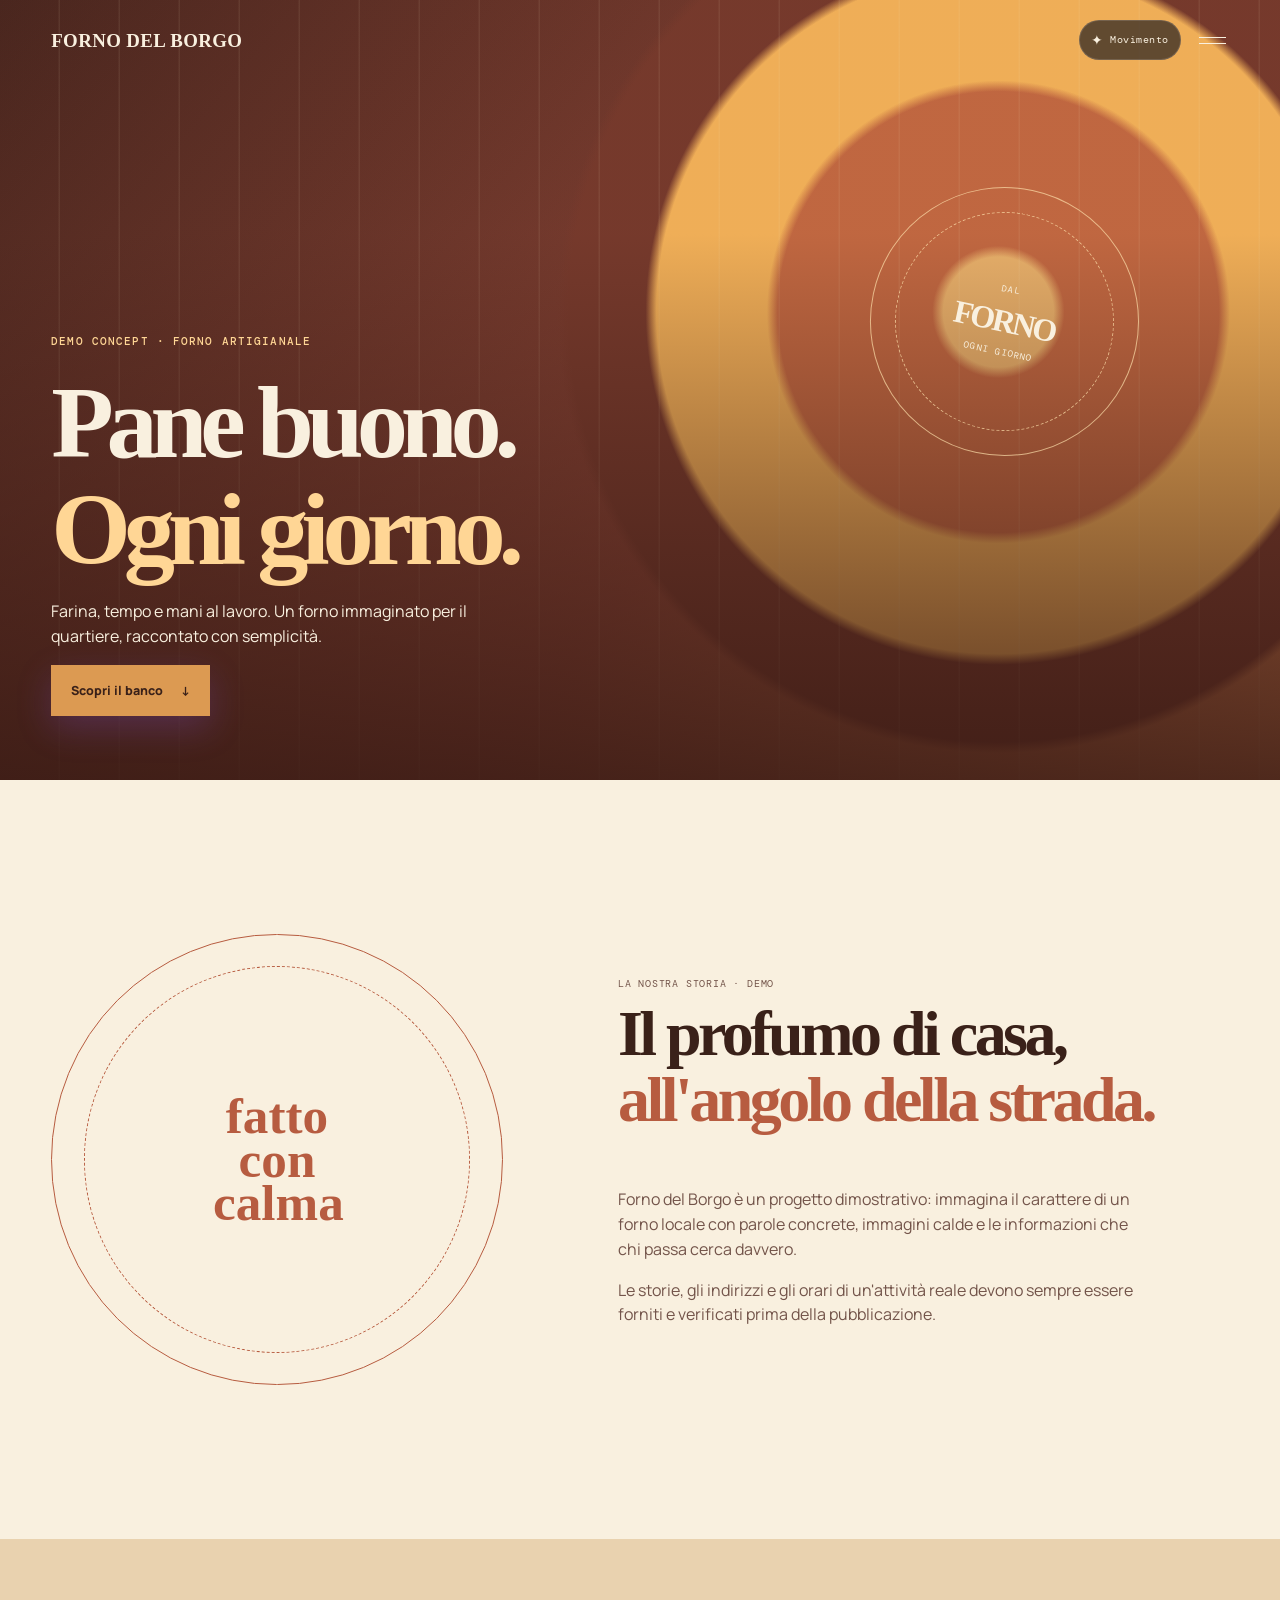
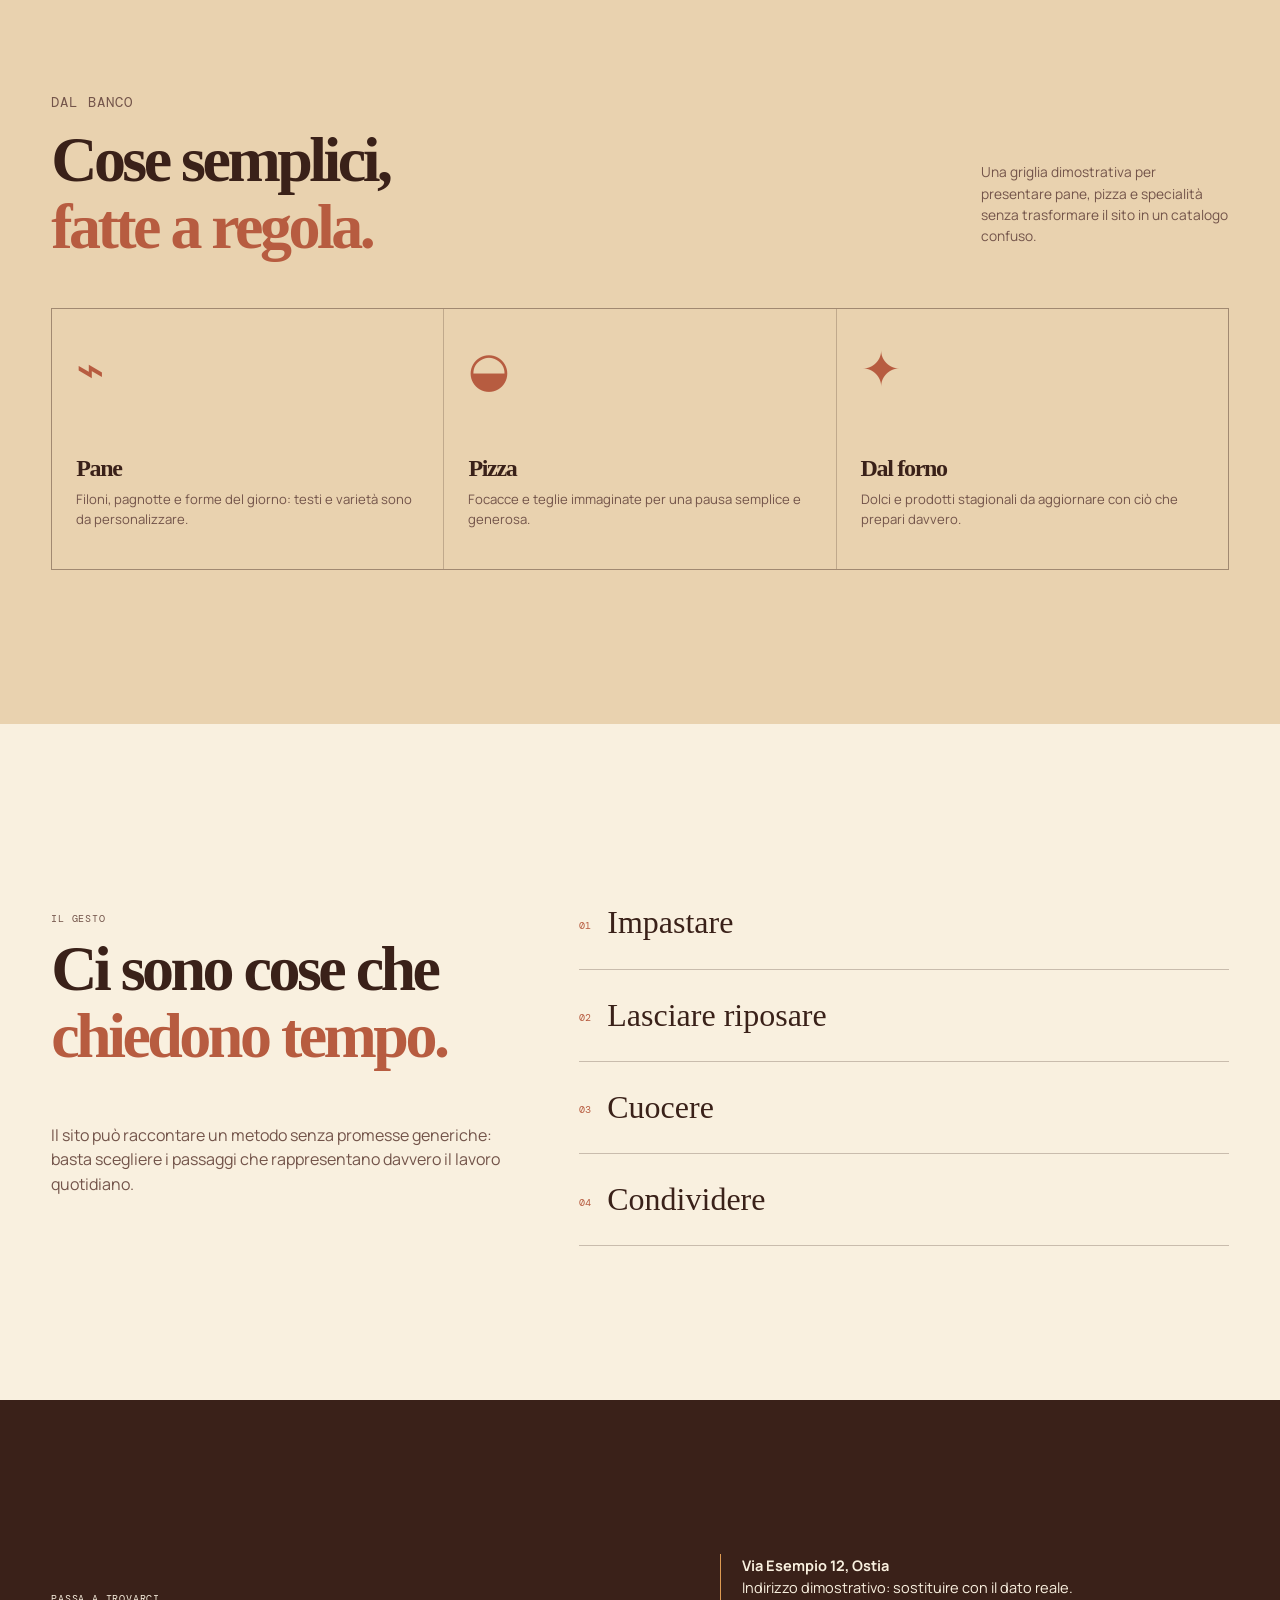
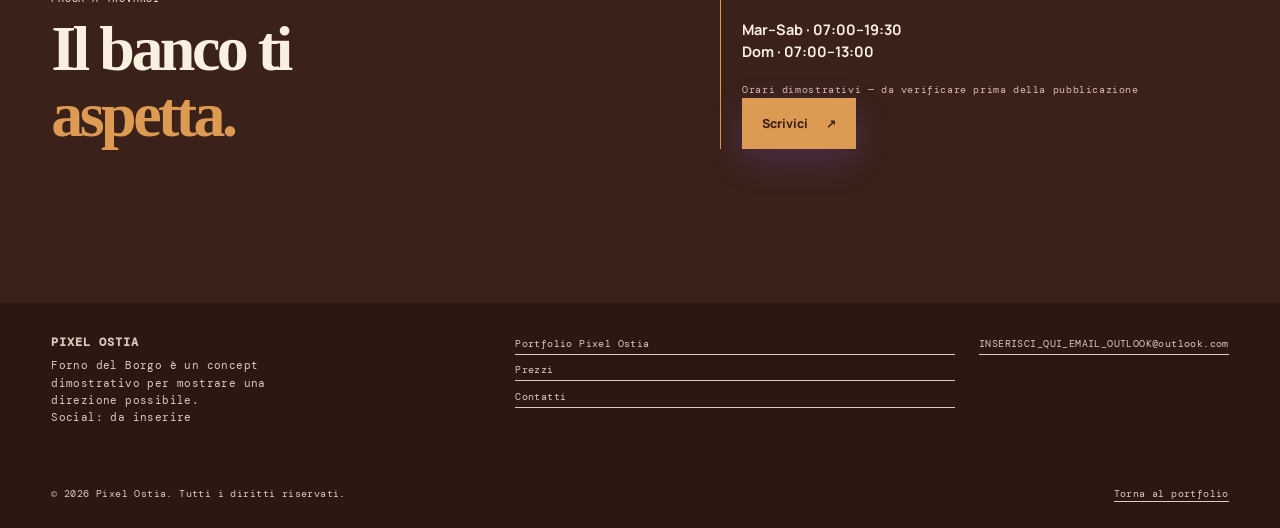
<file: forno.html>
<!doctype html>
<html lang="it">
<head>
  <meta charset="utf-8">
  <meta name="viewport" content="width=device-width, initial-scale=1">
  <meta name="description" content="Forno del Borgo è una demo Pixel Ostia: un esempio caldo e artigianale di sito per un forno italiano.">
  <meta name="theme-color" content="#F9F0DF">
  <meta property="og:title" content="Forno del Borgo — Demo Pixel Ostia">
  <meta property="og:description" content="Una demo calda e artigianale per un forno di quartiere.">
  <meta property="og:type" content="website">
  <title>Forno del Borgo — Demo forno | Pixel Ostia</title>
  <link rel="preconnect" href="https://fonts.googleapis.com">
  <link rel="preconnect" href="https://fonts.gstatic.com" crossorigin>
  <link href="https://fonts.googleapis.com/css2?family=DM+Mono:wght@400;500&family=Manrope:wght@400;500;600;700;800&display=swap" rel="stylesheet">
  <link rel="icon" href="assets/logo/pixel-mark.svg" type="image/svg+xml">
  <link rel="stylesheet" href="style.css">
  <script src="script.js" defer></script>
</head>
<body class="site-body demo-page bakery-page">
  <a class="skip-link" href="#contenuto">Vai al contenuto principale</a>
  <div class="page-wipe" aria-hidden="true"></div>

  <header class="site-header demo-header" data-header>
    <a class="bakery-brand" href="forno.html" aria-label="Forno del Borgo, home">FORNO DEL BORGO</a>
    <div class="header-actions">
      <button class="motion-toggle" type="button" data-motion-toggle aria-pressed="false" aria-label="Disattiva le animazioni"><span class="motion-toggle__icon" aria-hidden="true">✦</span><span class="motion-toggle__label">Movimento</span></button>
      <button class="menu-toggle" type="button" aria-expanded="false" aria-controls="main-menu" data-menu-toggle><span class="sr-only">Apri il menu</span><span></span><span></span></button>
    </div>
    <nav class="site-nav" id="main-menu" aria-label="Navigazione Forno del Borgo" data-menu>
      <a href="#storia">Storia</a><a href="#prodotti">Prodotti</a><a href="#visita">Orari</a><a href="index.html" class="nav-contact">← Pixel Ostia</a>
    </nav>
  </header>

  <main id="contenuto">
    <section class="bakery-hero" aria-labelledby="bakery-title"><div class="bakery-hero__seal" aria-hidden="true"><span>DAL</span><strong>FORNO</strong><span>OGNI GIORNO</span></div><div class="bakery-hero__copy"><p class="eyebrow" data-reveal>Demo concept · forno artigianale</p><h1 id="bakery-title" data-reveal>Pane buono.<br><em>Ogni giorno.</em></h1><p data-reveal>Farina, tempo e mani al lavoro. Un forno immaginato per il quartiere, raccontato con semplicità.</p><a class="button button--primary" href="#prodotti" data-reveal>Scopri il banco <span aria-hidden="true">↓</span></a></div></section>

    <section class="bakery-story section-shell" id="storia" aria-labelledby="story-title"><div class="bakery-stamp" aria-hidden="true"><strong>fatto con calma</strong></div><div><p class="demo-note" data-reveal>La nostra storia · demo</p><h2 id="story-title" data-reveal>Il profumo di casa,<br><em>all'angolo della strada.</em></h2><p data-reveal>Forno del Borgo è un progetto dimostrativo: immagina il carattere di un forno locale con parole concrete, immagini calde e le informazioni che chi passa cerca davvero.</p><p data-reveal>Le storie, gli indirizzi e gli orari di un'attività reale devono sempre essere forniti e verificati prima della pubblicazione.</p></div></section>

    <section class="bakery-products" id="prodotti" aria-labelledby="products-title"><div class="section-shell"><div class="bakery-products__heading"><div><p class="demo-note" data-reveal>Dal banco</p><h2 id="products-title" data-reveal>Cose semplici,<br><em>fatte a regola.</em></h2></div><p data-reveal>Una griglia dimostrativa per presentare pane, pizza e specialità senza trasformare il sito in un catalogo confuso.</p></div><div class="bakery-products-grid" data-reveal><article class="bakery-product"><span aria-hidden="true">⌁</span><h3>Pane</h3><p>Filoni, pagnotte e forme del giorno: testi e varietà sono da personalizzare.</p></article><article class="bakery-product"><span aria-hidden="true">◒</span><h3>Pizza</h3><p>Focacce e teglie immaginate per una pausa semplice e generosa.</p></article><article class="bakery-product"><span aria-hidden="true">✦</span><h3>Dal forno</h3><p>Dolci e prodotti stagionali da aggiornare con ciò che prepari davvero.</p></article></div></div></section>

    <section class="bakery-process section-shell" aria-labelledby="process-title"><div><p class="demo-note" data-reveal>Il gesto</p><h2 id="process-title" data-reveal>Ci sono cose che<br><em>chiedono tempo.</em></h2><p data-reveal>Il sito può raccontare un metodo senza promesse generiche: basta scegliere i passaggi che rappresentano davvero il lavoro quotidiano.</p></div><ol class="process-list" data-reveal><li>Impastare</li><li>Lasciare riposare</li><li>Cuocere</li><li>Condividere</li></ol></section>

    <section class="bakery-visit" id="visita" aria-labelledby="visit-title"><div class="section-shell bakery-visit__grid"><div><p class="demo-note" data-reveal>Passa a trovarci</p><h2 id="visit-title" data-reveal>Il banco ti<br><em>aspetta.</em></h2></div><div class="bakery-visit__details" data-reveal><p><strong>Via Esempio 12, Ostia</strong><br>Indirizzo dimostrativo: sostituire con il dato reale.</p><p><strong>Mar–Sab · 07:00–19:30</strong><br><strong>Dom · 07:00–13:00</strong></p><small>Orari dimostrativi — da verificare prima della pubblicazione</small><a class="button button--primary" href="mailto:INSERISCI_QUI_EMAIL_OUTLOOK@outlook.com?subject=Informazioni%20Forno%20del%20Borgo">Scrivici <span aria-hidden="true">↗</span></a></div></div></section>
  </main>

  <footer class="demo-footer"><div class="section-shell demo-footer__full"><div><h2>PIXEL OSTIA</h2><p>Forno del Borgo è un concept dimostrativo per mostrare una direzione possibile.</p><p>Social: da inserire</p></div><nav aria-label="Link footer"><a href="index.html">Portfolio Pixel Ostia</a><a href="index.html#prezzi">Prezzi</a><a href="index.html#contatti">Contatti</a></nav><a href="mailto:INSERISCI_QUI_EMAIL_OUTLOOK@outlook.com">INSERISCI_QUI_EMAIL_OUTLOOK</a></div><div class="section-shell demo-footer__inner"><p>© <span data-current-year></span> Pixel Ostia. Tutti i diritti riservati.</p><a href="index.html">Torna al portfolio</a></div></footer>
</body>
</html>
</file>
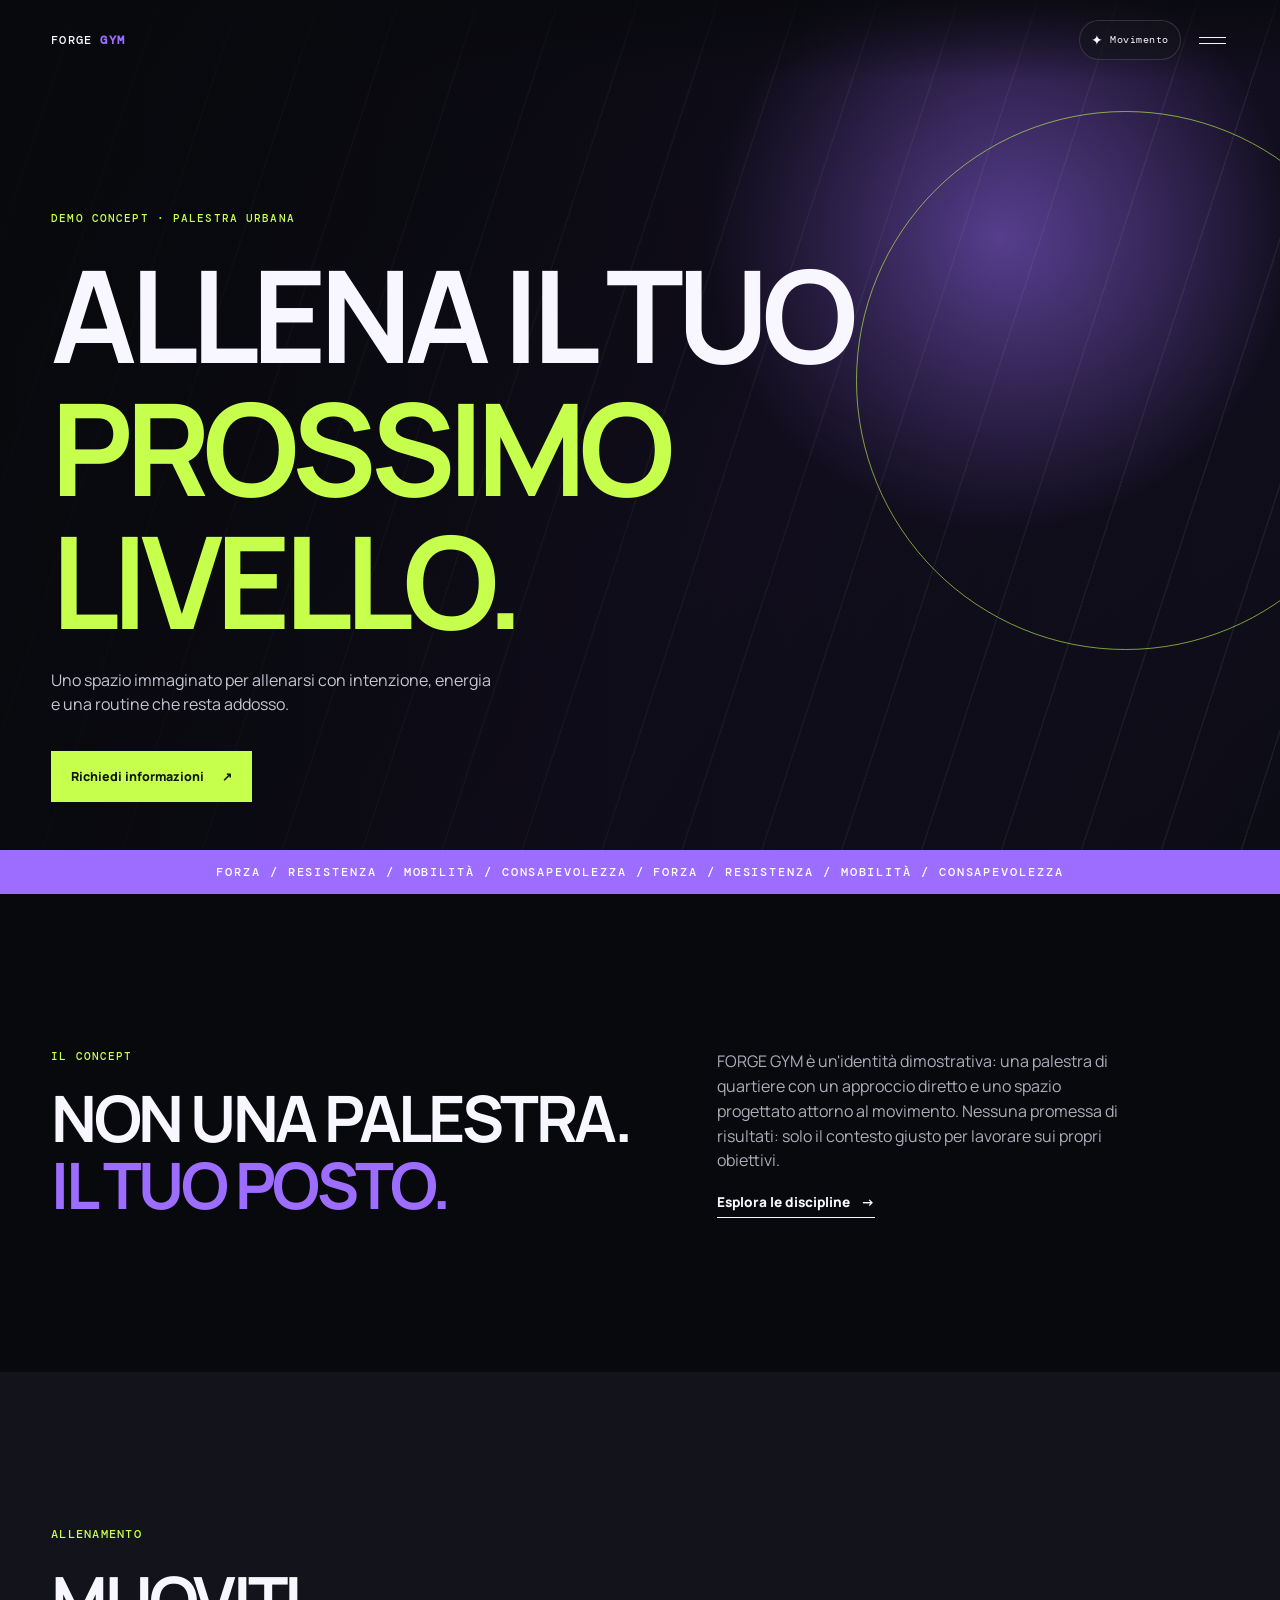
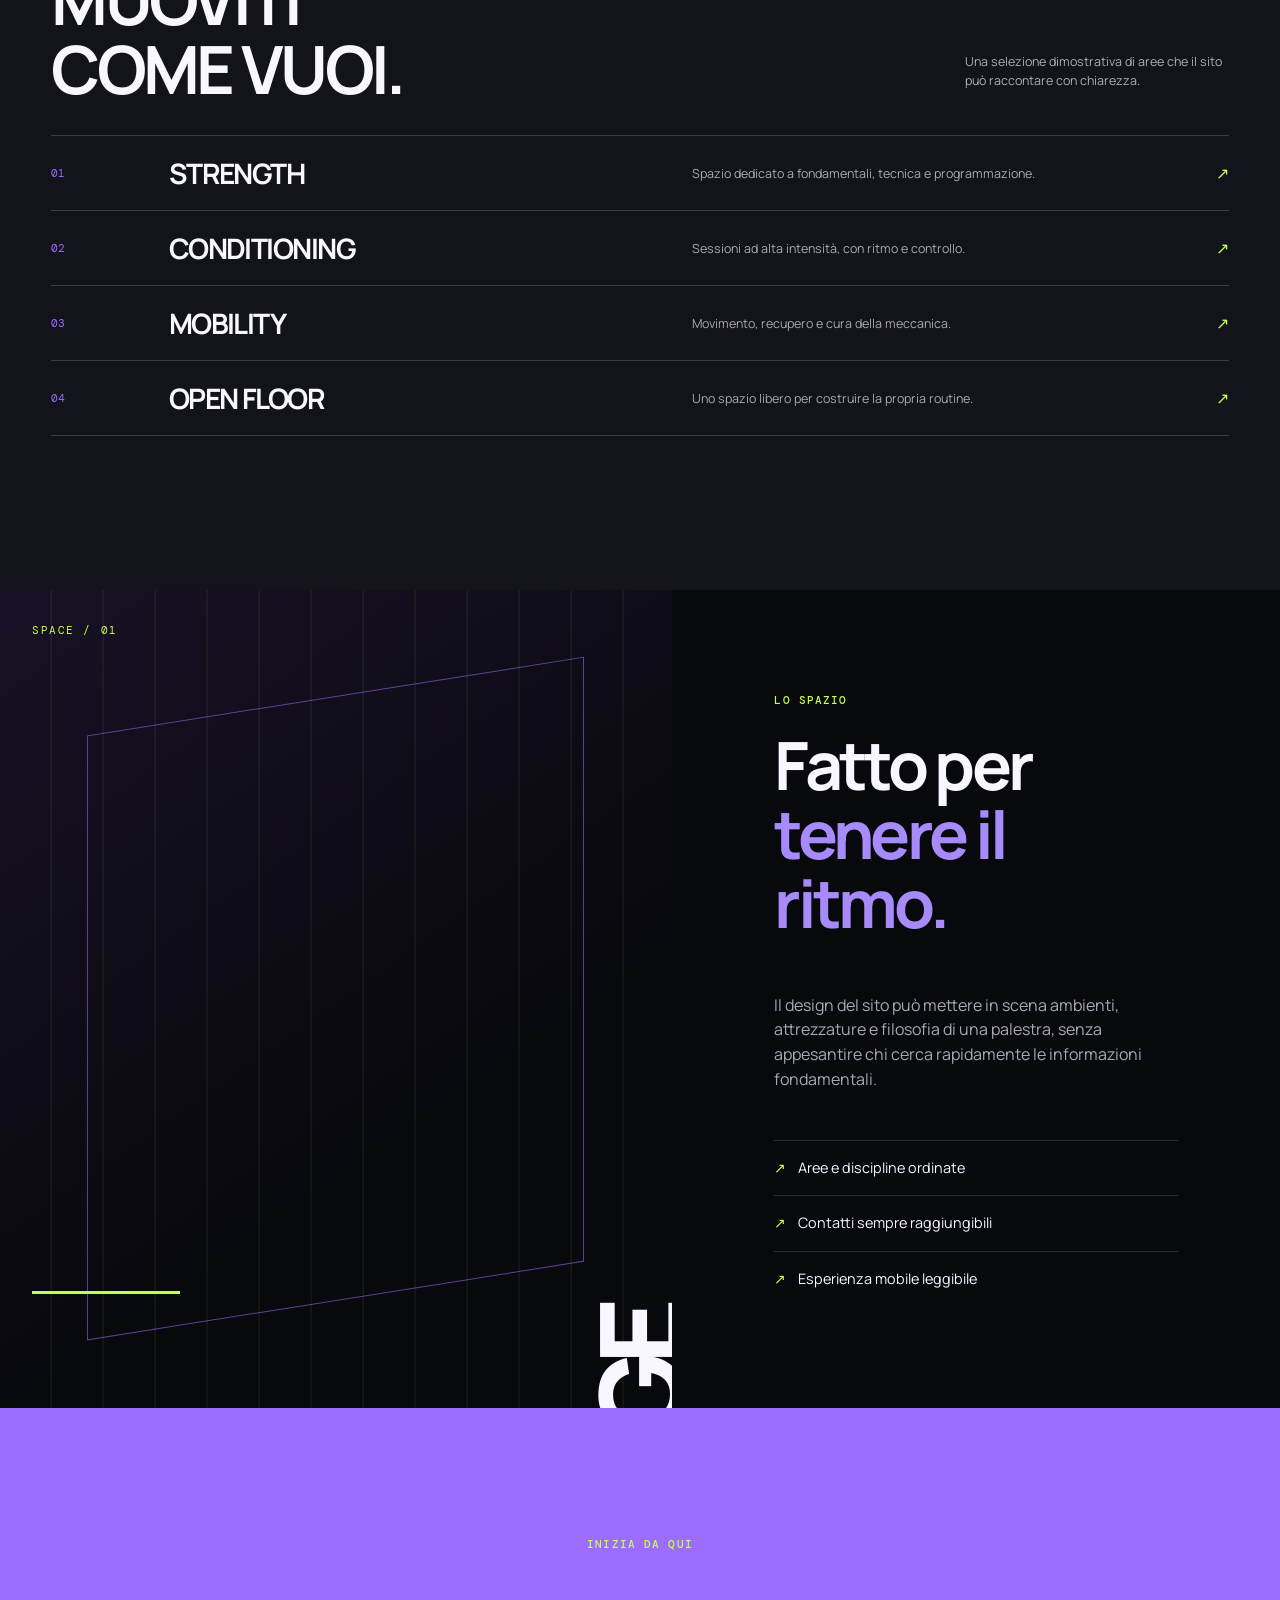
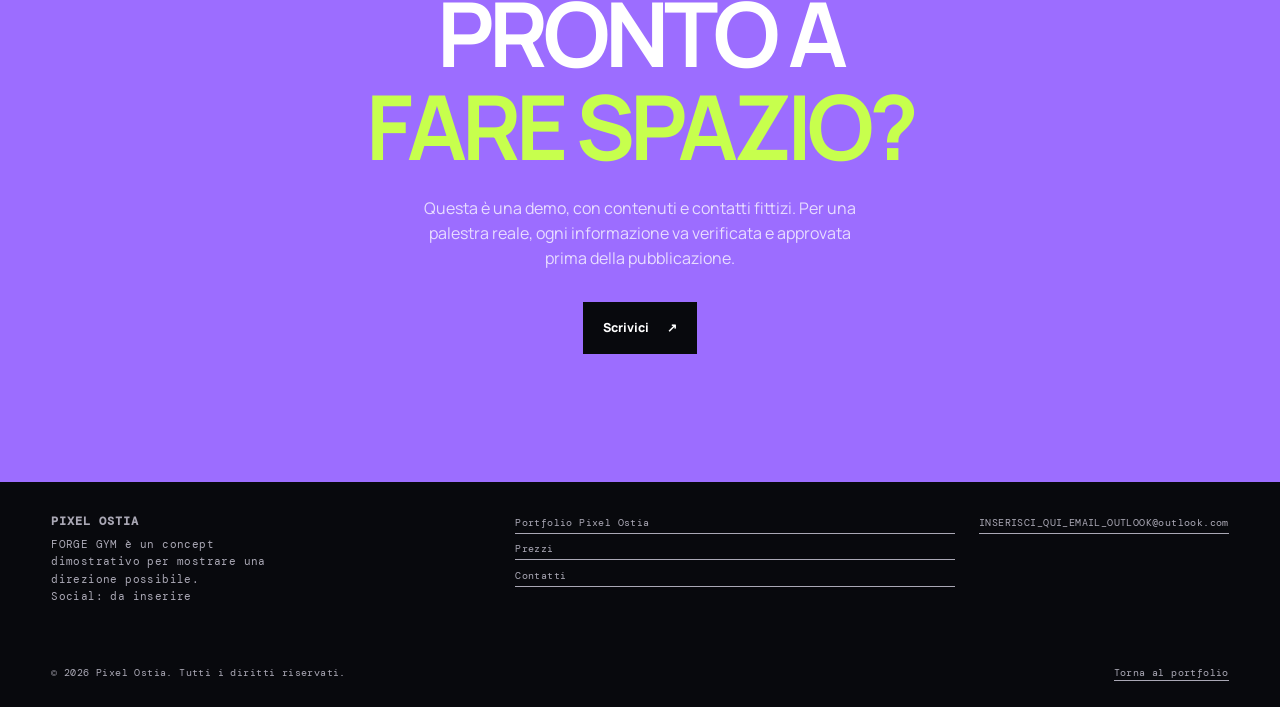
<file: palestra.html>
<!doctype html>
<html lang="it">
<head>
  <meta charset="utf-8">
  <meta name="viewport" content="width=device-width, initial-scale=1">
  <meta name="description" content="FORGE GYM è una demo Pixel Ostia: un esempio energico di sito per palestra e centro fitness.">
  <meta name="theme-color" content="#08090D">
  <meta property="og:title" content="FORGE GYM — Demo Pixel Ostia">
  <meta property="og:description" content="Una demo ad alto contrasto per una palestra contemporanea.">
  <meta property="og:type" content="website">
  <title>FORGE GYM — Demo palestra | Pixel Ostia</title>
  <link rel="preconnect" href="https://fonts.googleapis.com">
  <link rel="preconnect" href="https://fonts.gstatic.com" crossorigin>
  <link href="https://fonts.googleapis.com/css2?family=DM+Mono:wght@400;500&family=Manrope:wght@400;500;600;700;800&display=swap" rel="stylesheet">
  <link rel="icon" href="assets/logo/pixel-mark.svg" type="image/svg+xml">
  <link rel="stylesheet" href="style.css">
  <script src="script.js" defer></script>
</head>
<body class="site-body demo-page gym-page">
  <a class="skip-link" href="#contenuto">Vai al contenuto principale</a>
  <div class="cursor-dot" aria-hidden="true"></div><div class="cursor-ring" aria-hidden="true"></div><div class="page-wipe" aria-hidden="true"></div>

  <header class="site-header demo-header" data-header>
    <a class="demo-brand" href="palestra.html" aria-label="FORGE GYM, home">FORGE <strong>GYM</strong></a>
    <div class="header-actions">
      <button class="motion-toggle" type="button" data-motion-toggle aria-pressed="false" aria-label="Disattiva le animazioni"><span class="motion-toggle__icon" aria-hidden="true">✦</span><span class="motion-toggle__label">Movimento</span></button>
      <button class="menu-toggle" type="button" aria-expanded="false" aria-controls="main-menu" data-menu-toggle><span class="sr-only">Apri il menu</span><span></span><span></span></button>
    </div>
    <nav class="site-nav" id="main-menu" aria-label="Navigazione FORGE GYM" data-menu>
      <a href="#allenamento">Allenamento</a><a href="#spazi">Spazi</a><a href="#contatti-demo">Info</a><a href="index.html" class="nav-contact">← Pixel Ostia</a>
    </nav>
  </header>

  <main id="contenuto">
    <section class="gym-hero" aria-labelledby="gym-title">
      <div class="gym-hero__copy">
        <p class="eyebrow" data-reveal>Demo concept · palestra urbana</p>
        <h1 id="gym-title" data-reveal>Allena il tuo<br><em>prossimo livello.</em></h1>
        <p data-reveal>Uno spazio immaginato per allenarsi con intenzione, energia e una routine che resta addosso.</p>
        <!-- L'email demo va sostituita con un contatto reale solo al momento della pubblicazione. -->
        <a class="button gym-button" href="mailto:INSERISCI_QUI_EMAIL_OUTLOOK@outlook.com?subject=Informazioni%20FORGE%20GYM" data-reveal>Richiedi informazioni <span aria-hidden="true">↗</span></a>
      </div>
    </section>
    <div class="gym-marquee" aria-label="Allenamento, forza, movimento"><div class="gym-marquee__track">FORZA / RESISTENZA / MOBILITÀ / CONSAPEVOLEZZA / FORZA / RESISTENZA / MOBILITÀ / CONSAPEVOLEZZA</div></div>

    <section class="gym-intro section-shell" aria-labelledby="gym-intro-title">
      <div><p class="eyebrow" data-reveal>Il concept</p><h2 id="gym-intro-title" data-reveal>Non una palestra.<br><em>Il tuo posto.</em></h2></div>
      <div data-reveal><p>FORGE GYM è un'identità dimostrativa: una palestra di quartiere con un approccio diretto e uno spazio progettato attorno al movimento. Nessuna promessa di risultati: solo il contesto giusto per lavorare sui propri obiettivi.</p><a class="text-link" href="#allenamento">Esplora le discipline <span aria-hidden="true">→</span></a></div>
    </section>

    <section class="gym-programs" id="allenamento" aria-labelledby="programs-title">
      <div class="section-shell"><div class="gym-programs__title"><div><p class="eyebrow" data-reveal>Allenamento</p><h2 id="programs-title" data-reveal>Muoviti<br>come vuoi.</h2></div><p data-reveal>Una selezione dimostrativa di aree che il sito può raccontare con chiarezza.</p></div>
        <div class="gym-program-grid" data-reveal>
          <article class="gym-program"><span>01</span><h3>Strength</h3><p>Spazio dedicato a fondamentali, tecnica e programmazione.</p><b aria-hidden="true">↗</b></article>
          <article class="gym-program"><span>02</span><h3>Conditioning</h3><p>Sessioni ad alta intensità, con ritmo e controllo.</p><b aria-hidden="true">↗</b></article>
          <article class="gym-program"><span>03</span><h3>Mobility</h3><p>Movimento, recupero e cura della meccanica.</p><b aria-hidden="true">↗</b></article>
          <article class="gym-program"><span>04</span><h3>Open Floor</h3><p>Uno spazio libero per costruire la propria routine.</p><b aria-hidden="true">↗</b></article>
        </div>
      </div>
    </section>

    <section class="gym-split" id="spazi" aria-labelledby="spaces-title">
      <div class="gym-split__visual" aria-hidden="true"><span class="gym-split__mark">FORGE</span><span class="gym-split__meta">SPACE / 01</span><span class="gym-split__line"></span></div>
      <div class="gym-split__copy"><p class="eyebrow" data-reveal>Lo spazio</p><h2 id="spaces-title" data-reveal>Fatto per<br><em>tenere il ritmo.</em></h2><p data-reveal>Il design del sito può mettere in scena ambienti, attrezzature e filosofia di una palestra, senza appesantire chi cerca rapidamente le informazioni fondamentali.</p><ul class="gym-checks" data-reveal><li>Aree e discipline ordinate</li><li>Contatti sempre raggiungibili</li><li>Esperienza mobile leggibile</li></ul></div>
    </section>

    <section class="gym-cta" id="contatti-demo" aria-labelledby="gym-cta-title"><div class="section-shell"><p class="eyebrow" data-reveal>Inizia da qui</p><h2 id="gym-cta-title" data-reveal>Pronto a<br><em>fare spazio?</em></h2><p data-reveal>Questa è una demo, con contenuti e contatti fittizi. Per una palestra reale, ogni informazione va verificata e approvata prima della pubblicazione.</p><a class="button" href="mailto:INSERISCI_QUI_EMAIL_OUTLOOK@outlook.com?subject=Informazioni%20FORGE%20GYM" data-reveal>Scrivici <span aria-hidden="true">↗</span></a></div></section>
  </main>

  <footer class="demo-footer"><div class="section-shell demo-footer__full"><div><h2>PIXEL OSTIA</h2><p>FORGE GYM è un concept dimostrativo per mostrare una direzione possibile.</p><p>Social: da inserire</p></div><nav aria-label="Link footer"><a href="index.html">Portfolio Pixel Ostia</a><a href="index.html#prezzi">Prezzi</a><a href="index.html#contatti">Contatti</a></nav><a href="mailto:INSERISCI_QUI_EMAIL_OUTLOOK@outlook.com">INSERISCI_QUI_EMAIL_OUTLOOK</a></div><div class="section-shell demo-footer__inner"><p>© <span data-current-year></span> Pixel Ostia. Tutti i diritti riservati.</p><a href="index.html">Torna al portfolio</a></div></footer>
</body>
</html>
</file>
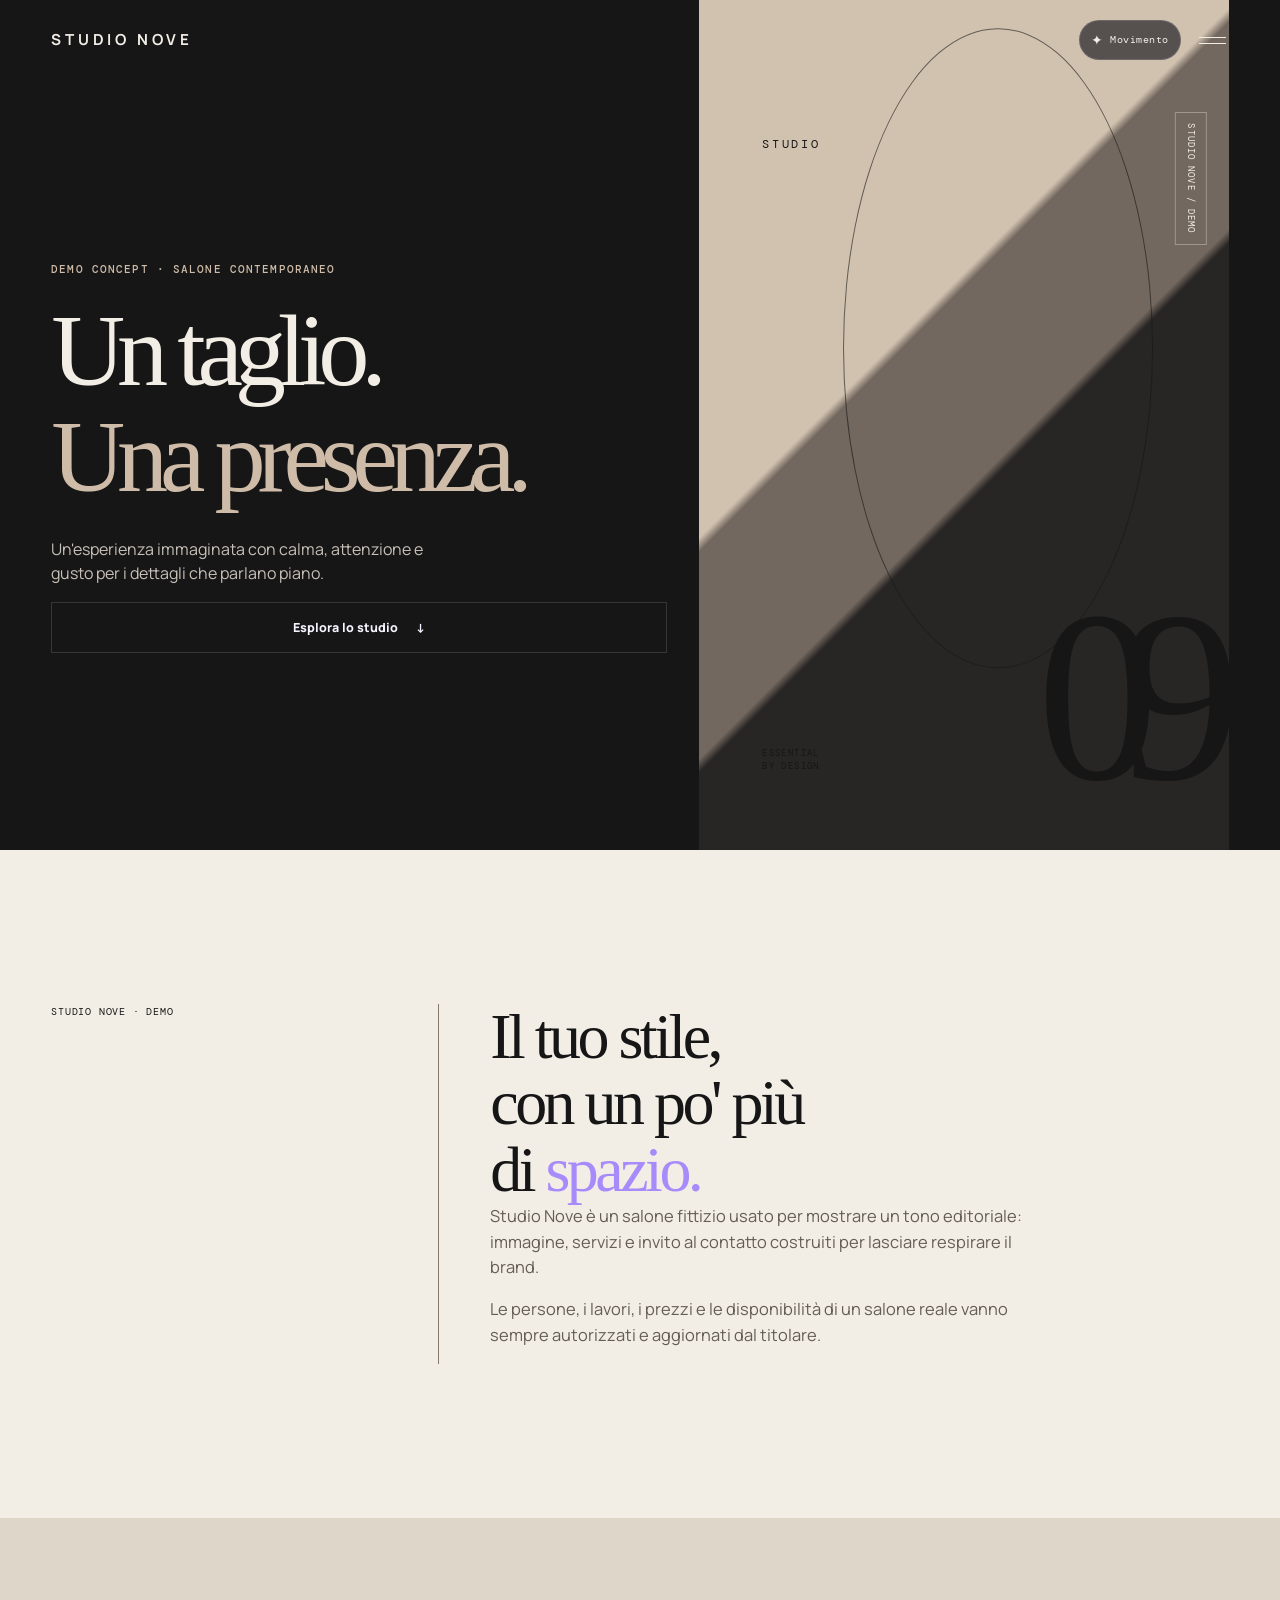
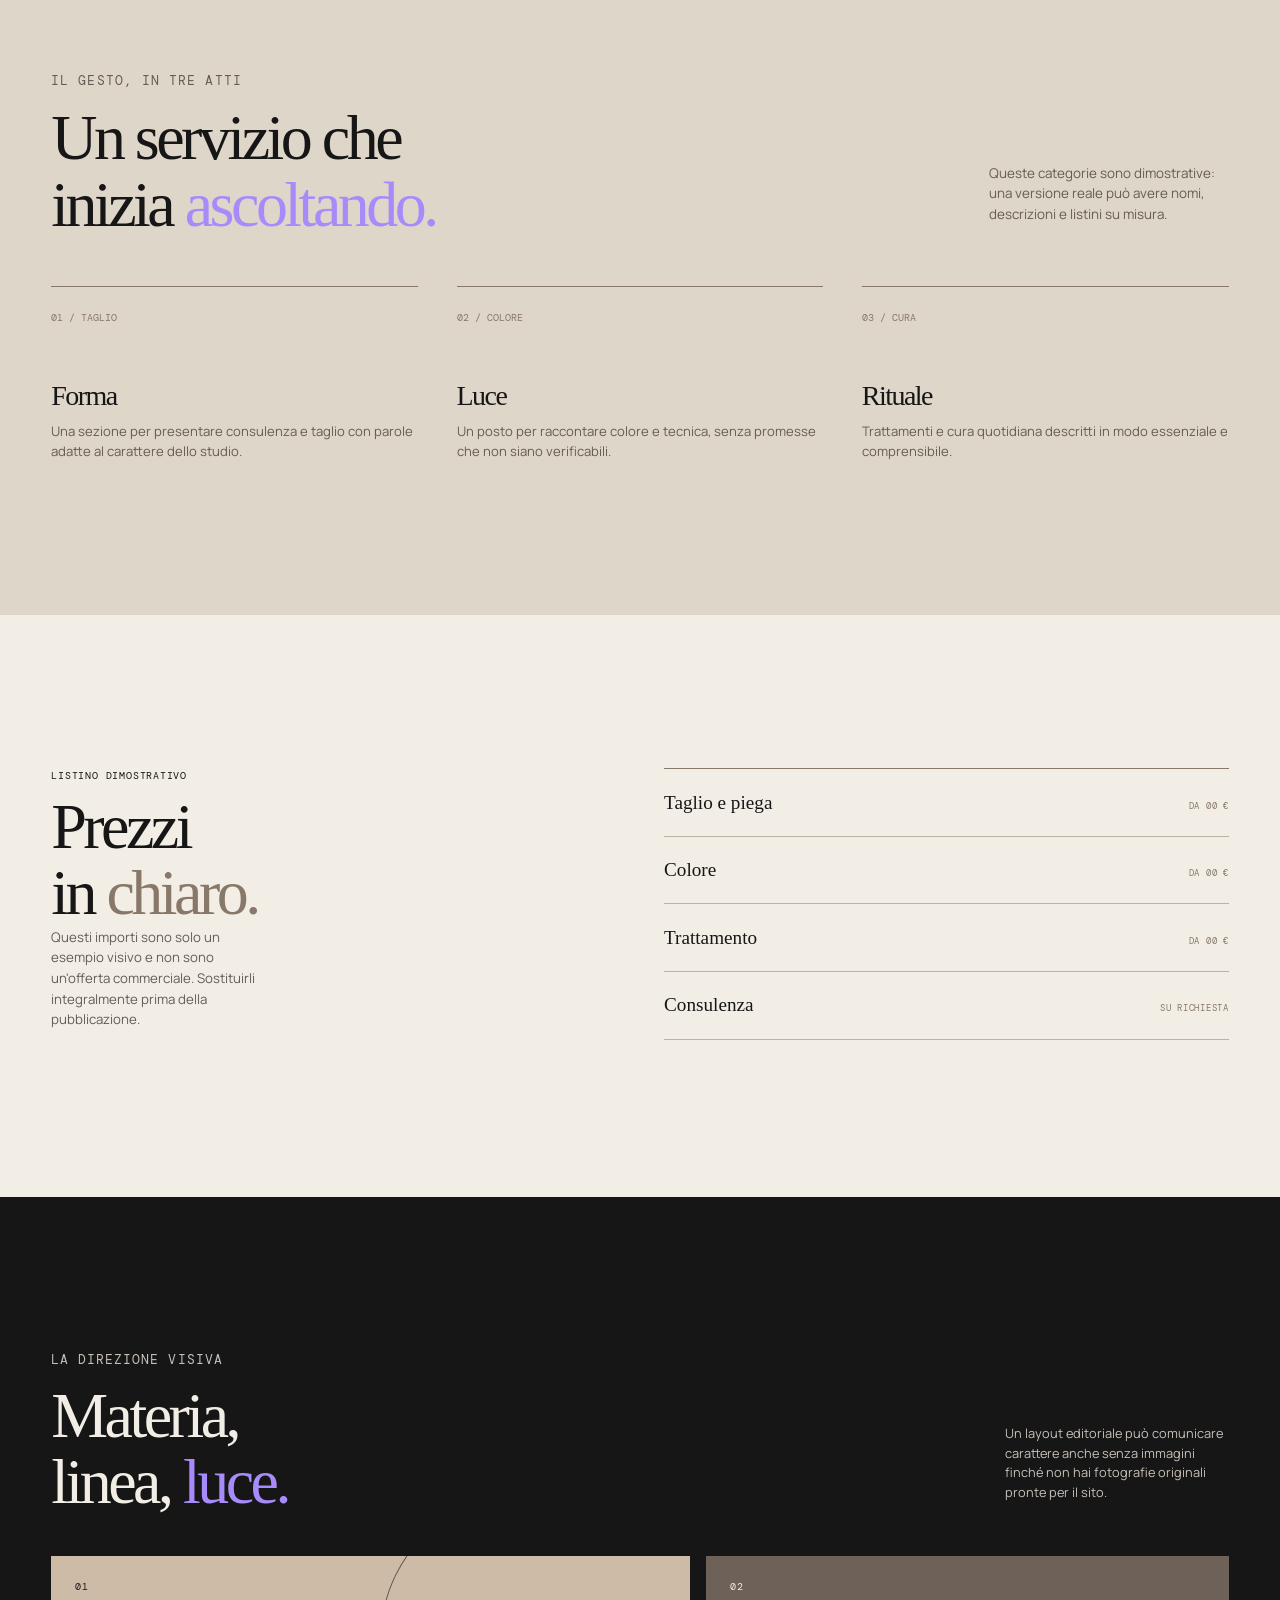
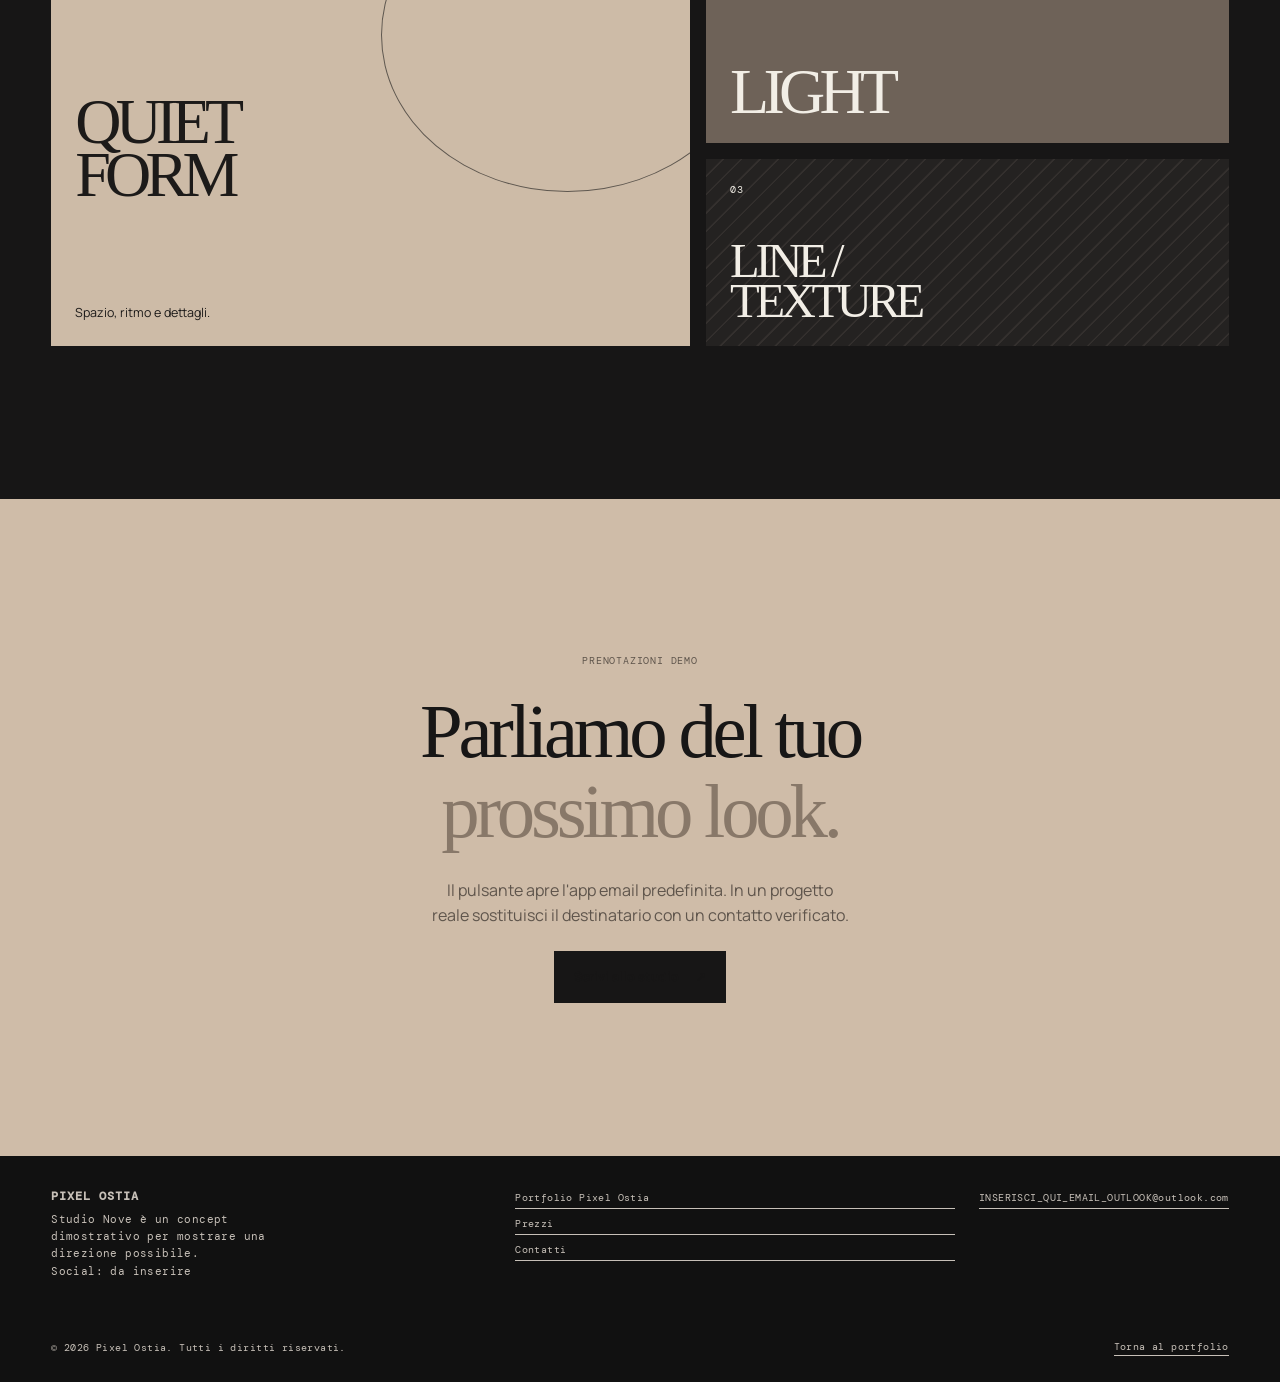
<file: salone.html>
<!doctype html>
<html lang="it">
<head>
  <meta charset="utf-8">
  <meta name="viewport" content="width=device-width, initial-scale=1">
  <meta name="description" content="Studio Nove è una demo Pixel Ostia: un esempio editoriale e contemporaneo di sito per un salone.">
  <meta name="theme-color" content="#171616">
  <meta property="og:title" content="Studio Nove — Demo Pixel Ostia">
  <meta property="og:description" content="Una demo editoriale per un salone contemporaneo.">
  <meta property="og:type" content="website">
  <title>Studio Nove — Demo salone | Pixel Ostia</title>
  <link rel="preconnect" href="https://fonts.googleapis.com">
  <link rel="preconnect" href="https://fonts.gstatic.com" crossorigin>
  <link href="https://fonts.googleapis.com/css2?family=DM+Mono:wght@400;500&family=Manrope:wght@400;500;600;700;800&display=swap" rel="stylesheet">
  <link rel="icon" href="assets/logo/pixel-mark.svg" type="image/svg+xml">
  <link rel="stylesheet" href="style.css">
  <script src="script.js" defer></script>
</head>
<body class="site-body demo-page salon-page">
  <a class="skip-link" href="#contenuto">Vai al contenuto principale</a>
  <div class="page-wipe" aria-hidden="true"></div>

  <header class="site-header demo-header" data-header>
    <a class="salon-brand" href="salone.html" aria-label="Studio Nove, home">STUDIO NOVE</a>
    <div class="header-actions">
      <button class="motion-toggle" type="button" data-motion-toggle aria-pressed="false" aria-label="Disattiva le animazioni"><span class="motion-toggle__icon" aria-hidden="true">✦</span><span class="motion-toggle__label">Movimento</span></button>
      <button class="menu-toggle" type="button" aria-expanded="false" aria-controls="main-menu" data-menu-toggle><span class="sr-only">Apri il menu</span><span></span><span></span></button>
    </div>
    <nav class="site-nav" id="main-menu" aria-label="Navigazione Studio Nove" data-menu>
      <a href="#salone">Il salone</a><a href="#servizi">Servizi</a><a href="#listino">Listino</a><a href="index.html" class="nav-contact">← Pixel Ostia</a>
    </nav>
  </header>

  <main id="contenuto">
    <section class="salon-hero" aria-labelledby="salon-title"><div class="salon-hero__copy"><p class="eyebrow" data-reveal>Demo concept · salone contemporaneo</p><h1 id="salon-title" data-reveal>Un taglio.<br><em>Una presenza.</em></h1><p data-reveal>Un'esperienza immaginata con calma, attenzione e gusto per i dettagli che parlano piano.</p><a class="button button--ghost" href="#servizi" data-reveal>Esplora lo studio <span aria-hidden="true">↓</span></a></div><div class="salon-hero__portrait" aria-hidden="true"><span>STUDIO</span><strong>09</strong><small>ESSENTIAL<br>BY DESIGN</small></div></section>

    <section class="salon-intro section-shell" id="salone" aria-labelledby="salon-intro-title"><p class="demo-note" data-reveal>Studio Nove · demo</p><div class="salon-intro__text"><h2 id="salon-intro-title" data-reveal>Il tuo stile,<br>con un po' più<br>di <em>spazio.</em></h2><p data-reveal>Studio Nove è un salone fittizio usato per mostrare un tono editoriale: immagine, servizi e invito al contatto costruiti per lasciare respirare il brand.</p><p data-reveal>Le persone, i lavori, i prezzi e le disponibilità di un salone reale vanno sempre autorizzati e aggiornati dal titolare.</p></div></section>

    <section class="salon-services" id="servizi" aria-labelledby="salon-services-title"><div class="section-shell"><div class="salon-services__heading"><div><p class="demo-note" data-reveal>Il gesto, in tre atti</p><h2 id="salon-services-title" data-reveal>Un servizio che<br>inizia <em>ascoltando.</em></h2></div><p data-reveal>Queste categorie sono dimostrative: una versione reale può avere nomi, descrizioni e listini su misura.</p></div><div class="salon-services-grid" data-reveal><article class="salon-service"><span>01 / TAGLIO</span><h3>Forma</h3><p>Una sezione per presentare consulenza e taglio con parole adatte al carattere dello studio.</p></article><article class="salon-service"><span>02 / COLORE</span><h3>Luce</h3><p>Un posto per raccontare colore e tecnica, senza promesse che non siano verificabili.</p></article><article class="salon-service"><span>03 / CURA</span><h3>Rituale</h3><p>Trattamenti e cura quotidiana descritti in modo essenziale e comprensibile.</p></article></div></div></section>

    <section class="salon-price-section section-shell" id="listino" aria-labelledby="price-title"><div><p class="demo-note" data-reveal>Listino dimostrativo</p><h2 id="price-title" data-reveal>Prezzi<br>in <em>chiaro.</em></h2><p class="salon-price-note" data-reveal>Questi importi sono solo un esempio visivo e non sono un'offerta commerciale. Sostituirli integralmente prima della pubblicazione.</p></div><div class="salon-price-list" data-reveal><div class="salon-price-item"><span>Taglio e piega</span><small>DA 00 €</small></div><div class="salon-price-item"><span>Colore</span><small>DA 00 €</small></div><div class="salon-price-item"><span>Trattamento</span><small>DA 00 €</small></div><div class="salon-price-item"><span>Consulenza</span><small>SU RICHIESTA</small></div></div></section>

    <section class="salon-gallery" aria-labelledby="gallery-title"><div class="section-shell"><div class="salon-gallery-heading"><div><p class="demo-note" data-reveal>La direzione visiva</p><h2 id="gallery-title" data-reveal>Materia,<br>linea, <em>luce.</em></h2></div><p data-reveal>Un layout editoriale può comunicare carattere anche senza immagini finché non hai fotografie originali pronte per il sito.</p></div><div class="salon-gallery-grid" data-reveal><article class="salon-gallery-card salon-gallery-card--large"><span>01</span><strong>QUIET<br>FORM</strong><p>Spazio, ritmo e dettagli.</p></article><div class="salon-gallery-stack"><article class="salon-gallery-card salon-gallery-card--soft"><span>02</span><strong>LIGHT</strong></article><article class="salon-gallery-card salon-gallery-card--line"><span>03</span><strong>LINE /<br>TEXTURE</strong></article></div></div></div></section>

    <section class="salon-cta" aria-labelledby="salon-cta-title"><div class="section-shell"><p class="demo-note" data-reveal>Prenotazioni demo</p><h2 id="salon-cta-title" data-reveal>Parliamo del tuo<br><em>prossimo look.</em></h2><p data-reveal>Il pulsante apre l'app email predefinita. In un progetto reale sostituisci il destinatario con un contatto verificato.</p><a class="button" href="mailto:INSERISCI_QUI_EMAIL_OUTLOOK@outlook.com?subject=Richiesta%20appuntamento%20Studio%20Nove" data-reveal>Scrivi allo studio <span aria-hidden="true">↗</span></a></div></section>
  </main>

  <footer class="demo-footer"><div class="section-shell demo-footer__full"><div><h2>PIXEL OSTIA</h2><p>Studio Nove è un concept dimostrativo per mostrare una direzione possibile.</p><p>Social: da inserire</p></div><nav aria-label="Link footer"><a href="index.html">Portfolio Pixel Ostia</a><a href="index.html#prezzi">Prezzi</a><a href="index.html#contatti">Contatti</a></nav><a href="mailto:INSERISCI_QUI_EMAIL_OUTLOOK@outlook.com">INSERISCI_QUI_EMAIL_OUTLOOK</a></div><div class="section-shell demo-footer__inner"><p>© <span data-current-year></span> Pixel Ostia. Tutti i diritti riservati.</p><a href="index.html">Torna al portfolio</a></div></footer>
</body>
</html>
</file>
<file: style.css>
/* =========================================
   CONFIGURAZIONE GLOBALE
   Modifica qui colori, font, spaziature e tempi.
   ========================================= */

/* PALETTE PIXEL OSTIA — questi sono i colori del brand. */
:root {
  --ink: #09090d;
  --surface: #14141d;
  --surface-raised: #1b1b27;
  --purple: #8b5cf6;
  --purple-light: #a78bfa;
  --lilac: #f5f3ff;
  --muted: #a6a3b5;
  --line: rgba(245, 243, 255, 0.14);
  --white: #fff;
  --font-sans: "Manrope", "Avenir Next", Avenir, "Segoe UI", sans-serif;
  --font-mono: "DM Mono", "SFMono-Regular", Consolas, monospace;

  /* SPAZIATURE PRINCIPALI — intervenire qui per il ritmo generale. */
  --page-gutter: clamp(1.25rem, 4vw, 5rem);
  --section-space: clamp(5.5rem, 12vw, 10rem);
  --content-width: 1280px;
  --radius: 1.25rem;

  /* ANIMAZIONI — durata e curva di entrate, hover e menu. */
  --ease-out: cubic-bezier(.2, .8, .2, 1);
  --duration-fast: 180ms;
  --duration-base: 520ms;
  --duration-slow: 900ms;

  /* CURSORE — modifica dimensioni di puntino e cerchio qui. */
  --cursor-dot-size: 7px;
  --cursor-ring-size: 34px;
}

* { box-sizing: border-box; }
html { scroll-behavior: smooth; background: var(--ink); }
body { margin: 0; min-width: 320px; background: var(--ink); color: var(--lilac); font-family: var(--font-sans); font-size: 16px; line-height: 1.55; overflow-x: clip; }
img { display: block; max-width: 100%; }
a { color: inherit; text-decoration: none; }
button { color: inherit; font: inherit; }
p, h1, h2, h3 { margin-top: 0; }
h1, h2, h3 { line-height: 1.04; letter-spacing: -.055em; }
h1 { font-size: clamp(3.4rem, 7.9vw, 8.7rem); font-weight: 700; }
h2 { font-size: clamp(2.55rem, 5.2vw, 5.75rem); font-weight: 700; }
h3 { font-size: 1.35rem; }
h1 em, h2 em { color: var(--purple-light); font-style: normal; }
::selection { background: var(--purple); color: var(--white); }
:focus-visible { outline: 3px solid var(--purple-light); outline-offset: 4px; }

.sr-only { clip: rect(0 0 0 0); clip-path: inset(50%); height: 1px; overflow: hidden; position: absolute; white-space: nowrap; width: 1px; }
.skip-link { background: var(--purple-light); color: var(--ink); font-weight: 800; left: 1rem; padding: .8rem 1rem; position: fixed; top: -4rem; transition: top var(--duration-fast); z-index: 100; }
.skip-link:focus { top: 1rem; }
.section-shell { margin-inline: auto; max-width: calc(var(--content-width) + (var(--page-gutter) * 2)); padding-inline: var(--page-gutter); }
.eyebrow, .section-label, .project-index, .service-number { color: var(--purple-light); font-family: var(--font-mono); font-size: .7rem; font-weight: 500; letter-spacing: .1em; text-transform: uppercase; }
.eyebrow { margin-bottom: 1.25rem; }
.text-link { border-bottom: 1px solid currentColor; display: inline-flex; font-size: .85rem; font-weight: 800; gap: .7rem; padding-bottom: .25rem; transition: gap var(--duration-fast), color var(--duration-fast); }
.text-link:hover { color: var(--purple-light); gap: 1rem; }
.site-noise { background-image: url("data:image/svg+xml,%3Csvg viewBox='0 0 180 180' xmlns='http://www.w3.org/2000/svg'%3E%3Cfilter id='n'%3E%3CfeTurbulence type='fractalNoise' baseFrequency='.95' numOctaves='4' stitchTiles='stitch'/%3E%3C/filter%3E%3Crect width='100%25' height='100%25' filter='url(%23n)' opacity='.7'/%3E%3C/svg%3E"); inset: 0; opacity: .025; pointer-events: none; position: fixed; z-index: 20; }

/* =========================================
   HEADER E NAVIGAZIONE
   ========================================= */
.site-header { align-items: center; display: flex; justify-content: space-between; left: 0; padding: 1.35rem var(--page-gutter); position: absolute; right: 0; top: 0; z-index: 30; }
.wordmark { align-items: center; display: inline-flex; font-size: .93rem; font-weight: 800; gap: .6rem; letter-spacing: -.05em; position: relative; z-index: 2; }
.wordmark img { height: 28px; width: 28px; }
.wordmark i { color: var(--purple-light); font-style: normal; }
.header-actions { align-items: center; display: flex; gap: .5rem; }
.motion-toggle { align-items: center; background: rgba(20,20,29,.65); border: 1px solid var(--line); border-radius: 999px; cursor: pointer; display: inline-flex; font-family: var(--font-mono); font-size: .62rem; gap: .45rem; letter-spacing: .05em; padding: .5rem .7rem; }
.motion-toggle:hover, .motion-toggle[aria-pressed="true"] { border-color: var(--purple-light); color: var(--purple-light); }
.motion-toggle__icon { font-size: .9rem; }
.menu-toggle { background: transparent; border: 0; cursor: pointer; display: grid; gap: 5px; padding: .75rem .15rem .75rem .65rem; position: relative; z-index: 32; }
.menu-toggle span:not(.sr-only) { background: currentColor; display: block; height: 1px; transition: transform var(--duration-fast); width: 27px; }
.site-nav { align-items: flex-start; backdrop-filter: blur(14px); background: rgba(14,14,21,.96); border: 1px solid var(--line); display: flex; flex-direction: column; gap: .9rem; min-width: 205px; opacity: 0; padding: 1.25rem; pointer-events: none; position: absolute; right: var(--page-gutter); top: 4.5rem; transform: translateY(-.6rem); transition: opacity var(--duration-base), transform var(--duration-base); }
.site-nav.is-open { opacity: 1; pointer-events: auto; transform: translateY(0); }
.site-nav a { color: var(--muted); font-size: .78rem; font-weight: 700; transition: color var(--duration-fast); }
.site-nav a:hover, .site-nav a:focus-visible { color: var(--lilac); }
.site-nav .nav-contact { border-bottom: 1px solid var(--purple-light); color: var(--lilac); padding-bottom: .2rem; }
.site-header.menu-is-open .menu-toggle span:nth-child(2) { transform: translateY(3px) rotate(45deg); }
.site-header.menu-is-open .menu-toggle span:nth-child(3) { transform: translateY(-3px) rotate(-45deg); }

/* =========================================
   HERO — homepage
   ========================================= */
.pixel-hero { display: flex; flex-direction: column; justify-content: center; min-height: min(880px, 100svh); overflow: hidden; padding: 9rem var(--page-gutter) 3.5rem; position: relative; }
.pixel-hero::before { background: radial-gradient(circle at 75% 42%, rgba(139,92,246,.2), transparent 24rem), radial-gradient(circle at 15% 100%, rgba(167,139,250,.1), transparent 21rem); content: ""; inset: 0; pointer-events: none; position: absolute; }
.hero-layout { align-items: center; display: grid; grid-template-columns: minmax(0, 1.35fr) minmax(210px, .65fr); margin: 0 auto; max-width: var(--content-width); position: relative; width: 100%; }
.hero-kicker { margin: 0 auto 1.8rem; max-width: var(--content-width); position: relative; width: 100%; }
.hero-copy { max-width: 940px; position: relative; z-index: 1; }
.hero-copy h1 { margin-bottom: 1.5rem; }
.hero-lead { color: var(--muted); font-size: clamp(1rem, 1.5vw, 1.25rem); max-width: 47ch; }
.button-row { display: flex; flex-wrap: wrap; gap: .85rem; margin-top: 2.2rem; }
.button { align-items: center; border: 1px solid transparent; display: inline-flex; font-size: .78rem; font-weight: 800; gap: 1.1rem; justify-content: center; min-height: 3.2rem; padding: .85rem 1.2rem; transition: background var(--duration-fast), border-color var(--duration-fast), color var(--duration-fast), transform var(--duration-fast); }
.button:hover { transform: translateY(-3px); }
.button--primary { background: var(--purple); box-shadow: 0 12px 35px rgba(139,92,246,.22); color: var(--white); }
.button--primary:hover { background: var(--purple-light); color: var(--ink); }
.button--ghost { border-color: var(--line); color: var(--lilac); }
.button--ghost:hover { border-color: var(--purple-light); }
.button--large { font-size: .95rem; min-height: 3.7rem; padding-inline: 1.5rem; }
.hero-signal { align-items: center; aspect-ratio: 1 / 1; display: flex; justify-content: center; position: relative; }
.signal-core { align-items: center; background: linear-gradient(135deg, var(--purple-light), var(--purple)); border-radius: 50%; box-shadow: 0 0 0 22px rgba(139,92,246,.05), 0 0 80px rgba(139,92,246,.45); display: flex; font-size: clamp(4rem, 7vw, 7rem); font-weight: 800; height: 44%; justify-content: center; letter-spacing: -.15em; position: relative; width: 44%; z-index: 2; }
.signal-card { backdrop-filter: blur(9px); background: rgba(20,20,29,.62); border: 1px solid var(--line); display: flex; font-family: var(--font-mono); font-size: .65rem; justify-content: space-between; padding: .65rem .75rem; position: absolute; width: 61%; z-index: 3; }
.signal-card b { color: var(--purple-light); font-weight: 500; }
.signal-card--top { right: 0; top: 9%; transform: rotate(8deg); }
.signal-card--bottom { bottom: 9%; left: 0; transform: rotate(-8deg); }
.hero-signal > p { bottom: -1.3rem; color: var(--muted); font-family: var(--font-mono); font-size: .57rem; left: 50%; letter-spacing: .12em; line-height: 1.5; position: absolute; transform: translateX(-50%) rotate(-90deg); white-space: nowrap; }
.hero-orbit { border: 1px solid rgba(167,139,250,.16); border-radius: 50%; pointer-events: none; position: absolute; }
.hero-orbit--one { height: min(74vw, 940px); right: -27vw; top: 10%; width: min(74vw, 940px); }
.hero-orbit--two { border-style: dashed; height: min(46vw, 580px); left: -20vw; top: 54%; width: min(46vw, 580px); }
.scroll-cue { align-items: center; align-self: center; bottom: 1.7rem; color: var(--muted); display: flex; font-family: var(--font-mono); font-size: .62rem; gap: .7rem; letter-spacing: .08em; position: absolute; text-transform: uppercase; }
.scroll-cue span { border: 1px solid var(--muted); border-radius: 100%; height: 7px; position: relative; width: 7px; }

/* =========================================
   ABOUT E SERVIZI
   ========================================= */
.about-section { padding-block: var(--section-space); }
.section-label { align-items: center; display: flex; gap: .75rem; margin-bottom: clamp(3rem, 6vw, 6rem); }
.section-label::after { background: var(--line); content: ""; height: 1px; width: clamp(4rem, 10vw, 10rem); }
.section-label span { color: var(--muted); }
.about-grid { align-items: end; display: grid; gap: 3rem; grid-template-columns: 1.35fr .65fr; }
.about-copy h2 { margin-bottom: 0; max-width: 14ch; }
.about-detail { border-left: 1px solid var(--purple); padding: .5rem 0 .5rem 1.6rem; }
.about-detail p { color: var(--muted); margin-bottom: 1.6rem; max-width: 38ch; }
.approach-list { border-top: 1px solid var(--line); display: grid; gap: 1rem; grid-template-columns: repeat(3, 1fr); margin-top: clamp(4rem, 10vw, 9rem); padding-top: 1.1rem; }
.approach-list article { padding-right: 2rem; }
.approach-list span { color: var(--purple-light); font-family: var(--font-mono); font-size: .65rem; }
.approach-list h3 { font-size: 1.12rem; margin: 2.5rem 0 .7rem; }
.approach-list p { color: var(--muted); font-size: .85rem; margin-bottom: 0; }
.services-section { padding-block: var(--section-space); }
.services-heading { align-items: end; display: grid; gap: 3rem; grid-template-columns: 1.3fr .7fr; margin-bottom: 4rem; }
.services-heading h2 { margin-bottom: 0; }
.services-heading > p { color: var(--muted); font-size: .95rem; margin-bottom: .3rem; max-width: 36ch; }
.service-grid { display: grid; gap: 1px; grid-template-columns: repeat(4, 1fr); background: var(--line); border: 1px solid var(--line); }
.service-card { background: var(--ink); min-height: 280px; padding: 1.4rem; position: relative; transition: background var(--duration-base), transform var(--duration-base); }
.service-card:hover { background: var(--surface); transform: translateY(-5px); z-index: 1; }
.service-card--featured { background: var(--purple); color: var(--white); }
.service-card--featured:hover { background: #7c4bea; }
.service-icon { font-size: 1.35rem; position: absolute; right: 1.3rem; top: 1.2rem; }
.service-number { margin-bottom: 4rem; }
.service-card h3 { font-size: 1.25rem; margin-bottom: .7rem; }
.service-card p:not(.service-number) { color: var(--muted); font-size: .83rem; margin-bottom: 0; max-width: 25ch; }
.service-card--featured p:not(.service-number) { color: rgba(255,255,255,.76); }
.service-card--wide { grid-column: span 2; min-height: 245px; }
.service-card--wide h3 { font-size: 1.7rem; }
.service-card--wide .text-link { bottom: 1.4rem; position: absolute; right: 1.4rem; }

/* =========================================
   PORTFOLIO
   ========================================= */
.work-section { background: var(--surface); padding-block: var(--section-space); }
.work-heading { align-items: end; display: grid; gap: 3rem; grid-template-columns: .4fr 1fr .55fr; margin-bottom: 4rem; }
.work-heading .section-label { align-self: start; margin-bottom: 0; }
.work-heading h2 { margin-bottom: 0; }
.work-heading > p { color: var(--muted); font-size: .88rem; max-width: 27ch; }
.portfolio-list { display: grid; gap: clamp(4rem, 10vw, 9rem); }
.project-card { align-items: center; display: grid; gap: clamp(1.5rem, 6vw, 6rem); grid-template-columns: minmax(0, 1.55fr) minmax(230px, .45fr); }
.project-card:nth-child(even) { grid-template-columns: minmax(230px, .45fr) minmax(0, 1.55fr); }
.project-card:nth-child(even) .project-visual { grid-column: 2; }
.project-card:nth-child(even) .project-info { grid-column: 1; grid-row: 1; }
.project-visual { align-items: flex-start; aspect-ratio: 16 / 9; display: flex; flex-direction: column; isolation: isolate; justify-content: space-between; overflow: hidden; padding: clamp(1.25rem, 3vw, 2.4rem); position: relative; transition: transform var(--duration-base) var(--ease-out), box-shadow var(--duration-base); }
.project-visual::before { border: 1px solid currentColor; border-radius: 50%; content: ""; height: 72%; opacity: .32; pointer-events: none; position: absolute; right: -12%; top: -19%; transition: transform var(--duration-slow) var(--ease-out); width: 49%; z-index: 0; }
.project-visual::after { background: repeating-linear-gradient(90deg, transparent 0 28px, rgba(255,255,255,.11) 29px 30px); content: ""; inset: 0; opacity: .22; pointer-events: none; position: absolute; z-index: 0; }
.project-visual:hover { box-shadow: 0 22px 48px rgba(0,0,0,.23); transform: translateY(-6px); }
.project-visual:hover::before { transform: scale(1.2) rotate(16deg); }
.project-visual__number, .project-visual__caption { font-family: var(--font-mono); font-size: .63rem; letter-spacing: .12em; position: relative; text-transform: uppercase; }
.project-visual__word { font-size: clamp(3rem, 7vw, 7.3rem); font-weight: 800; letter-spacing: -.1em; line-height: .8; position: relative; }
.project-visual > span { z-index: 1; }
.project-visual--gym { background: linear-gradient(135deg, #11101d, #4d2b87); color: #f5f3ff; }
.project-visual--gym .project-visual__caption { color: #c7ff4d; }
.project-visual--bakery { background: linear-gradient(135deg, #4a2920, #b96543 65%, #d7954e); color: #fff0d2; }
.project-visual--bakery::before { border-radius: 0; height: 96%; right: -6%; top: -16%; transform: rotate(16deg); width: 35%; }
.project-visual--salon { background: linear-gradient(135deg, #1b1a1a, #6d6158 64%, #d1bca5); color: #f5f0e8; }
.project-visual--salon .project-visual__word { font-family: Georgia, "Times New Roman", serif; font-weight: 400; }
.project-open { align-items: center; background: var(--lilac); border-radius: 50%; color: var(--ink); display: flex; font-size: 1.3rem; height: 3.5rem; justify-content: center; opacity: 0; position: absolute; right: 1.2rem; top: 1.2rem; transform: translateY(10px); transition: opacity var(--duration-fast), transform var(--duration-fast); width: 3.5rem; z-index: 1; }
.project-visual:hover .project-open, .project-visual:focus-visible .project-open { opacity: 1; transform: translateY(0); }
.project-index { margin-bottom: 1rem; }
.project-info h3 { font-size: clamp(1.65rem, 2.8vw, 3.1rem); margin-bottom: 1.7rem; }
.project-info > p { color: var(--muted); font-size: .9rem; max-width: 25ch; }
.project-info .text-link { margin-top: 1.35rem; }

/* =========================================
   PREZZI DI CREAZIONE — i dati sono in script.js
   ========================================= */
.pricing-section { padding-block: var(--section-space); }
.pricing-intro { align-items: end; display: grid; gap: 2rem; grid-template-columns: .55fr 1fr; }
.pricing-intro .section-label { align-self: start; margin-bottom: 0; }
.pricing-intro h2 { margin-bottom: 0; }
.pricing-note { color: var(--muted); font-size: .9rem; margin: 2.5rem 0 3.7rem auto; max-width: 58ch; }
.pricing-grid { display: grid; gap: 1px; grid-template-columns: repeat(3, 1fr); background: var(--line); border: 1px solid var(--line); }
.price-card { background: var(--surface); display: flex; flex-direction: column; min-height: 510px; padding: 1.65rem; position: relative; }
.price-card--featured { background: var(--purple); }
.price-card__tag { align-self: flex-start; border: 1px solid var(--line); color: var(--muted); font-family: var(--font-mono); font-size: .62rem; letter-spacing: .08em; margin-bottom: 2.8rem; padding: .35rem .5rem; text-transform: uppercase; }
.price-card--featured .price-card__tag { border-color: rgba(255,255,255,.35); color: var(--white); }
.price-card h3 { font-size: 1.45rem; margin-bottom: .5rem; }
.price-card__ideal { color: var(--muted); font-size: .8rem; min-height: 3.4rem; }
.price-card--featured .price-card__ideal { color: rgba(255,255,255,.78); }
.price { align-items: baseline; display: flex; gap: .3rem; margin: 1.65rem 0; }
.price strong { font-size: 2.8rem; letter-spacing: -.08em; line-height: 1; }
.price span { color: var(--muted); font-family: var(--font-mono); font-size: .62rem; }
.price-card--featured .price span { color: rgba(255,255,255,.8); }
.package-list { border-top: 1px solid var(--line); list-style: none; margin: 0 0 1.3rem; padding: 1.2rem 0 0; }
.package-list li { color: var(--muted); font-size: .78rem; margin-bottom: .65rem; padding-left: 1.2rem; position: relative; }
.package-list li::before { color: var(--purple-light); content: "•"; left: 0; position: absolute; }
.price-card--featured .package-list li { color: rgba(255,255,255,.82); }
.price-card--featured .package-list li::before { color: var(--white); }
.package-exclusion { color: var(--muted); font-size: .69rem; margin-top: auto; }
.price-card--featured .package-exclusion { color: rgba(255,255,255,.7); }
.price-card .button { margin-top: 1.1rem; width: 100%; }
.price-card:not(.price-card--featured) .button { border-color: var(--purple); color: var(--purple-light); }
.price-card:not(.price-card--featured) .button:hover { background: var(--purple); color: var(--white); }

/* =========================================
   MANUTENZIONE
   ========================================= */
.maintenance-section { background: #0e0e15; padding-block: var(--section-space); }
.maintenance-heading { align-items: end; display: grid; gap: 3rem; grid-template-columns: 1.25fr .65fr; margin-bottom: 4rem; }
.maintenance-heading h2 { margin-bottom: 0; }
.maintenance-heading > p { color: var(--muted); font-size: .9rem; max-width: 34ch; }
.maintenance-grid { display: grid; gap: 1.5rem; grid-template-columns: repeat(3, 1fr); }
.maintenance-card { border-top: 1px solid var(--purple); padding: 1.25rem 0; }
.maintenance-card h3 { font-size: 1.15rem; margin-bottom: .7rem; }
.maintenance-card .price { margin: 1.2rem 0; }
.maintenance-card .price strong { font-size: 2.3rem; }
.maintenance-card .package-list { min-height: 150px; }
.maintenance-card .package-exclusion { font-size: .73rem; }
.pricing-disclaimer { border-left: 1px solid var(--purple); color: var(--muted); font-size: .78rem; margin: 3rem 0 0 auto; max-width: 62ch; padding-left: 1rem; }
.pricing-disclaimer strong { color: var(--lilac); }

/* =========================================
   FAQ E CONTATTI
   ========================================= */
.faq-section { display: grid; gap: 4rem; grid-template-columns: .85fr 1.15fr; padding-block: var(--section-space); }
.faq-heading h2 { margin-bottom: 0; }
.faq-heading .section-label { margin-bottom: 3rem; }
.faq-list { border-top: 1px solid var(--line); }
.faq-list details { border-bottom: 1px solid var(--line); }
.faq-list summary { cursor: pointer; font-size: 1rem; font-weight: 700; list-style: none; padding: 1.45rem 2rem 1.45rem 0; position: relative; }
.faq-list summary::-webkit-details-marker { display: none; }
.faq-list summary span { color: var(--purple-light); font-size: 1.35rem; font-weight: 400; position: absolute; right: .25rem; transition: transform var(--duration-fast); top: 1.1rem; }
.faq-list details[open] summary span { transform: rotate(45deg); }
.faq-list details p { color: var(--muted); font-size: .88rem; max-width: 65ch; padding-bottom: 1.4rem; }
.contact-section { background: var(--purple); overflow: hidden; padding-block: clamp(6rem, 12vw, 11rem); position: relative; }
.contact-flare { background: radial-gradient(circle, rgba(245,243,255,.35), transparent 60%); height: min(60vw, 800px); pointer-events: none; position: absolute; right: -10%; top: -35%; width: min(60vw, 800px); }
.contact-inner { position: relative; }
.contact-inner .eyebrow { color: var(--ink); }
.contact-inner h2 { color: var(--white); max-width: 13ch; }
.contact-inner h2 em { color: var(--ink); }
.contact-inner > p { color: rgba(9,9,13,.75); font-size: 1rem; max-width: 49ch; }
.contact-inner .button { background: var(--ink); box-shadow: none; margin-top: 1rem; }
.contact-inner .button:hover { background: var(--white); }
.contact-email { border-bottom: 1px solid rgba(9,9,13,.5); color: var(--ink); display: table; font-family: var(--font-mono); font-size: .75rem; margin-top: 1.4rem; padding-bottom: .25rem; }

/* =========================================
   FOOTER
   ========================================= */
.site-footer { background: var(--ink); }
.footer-top { align-items: center; display: grid; gap: 2rem; grid-template-columns: 1fr 1fr auto; padding-block: 3rem; }
.footer-top > p { color: var(--muted); font-size: .78rem; margin: 0; max-width: 29ch; }
.footer-email { border-bottom: 1px solid var(--purple-light); font-family: var(--font-mono); font-size: .68rem; padding-bottom: .25rem; }
.footer-bottom { border-top: 1px solid var(--line); color: var(--muted); display: flex; font-family: var(--font-mono); font-size: .61rem; justify-content: space-between; padding-block: 1.25rem; }
.footer-bottom p { margin: 0; }
.footer-bottom nav { display: flex; gap: 1.1rem; }
.footer-bottom a:hover { color: var(--lilac); }
.footer-social span { color: var(--purple-light); }

/* =========================================
   DEMO CONDIVISE — testata, ritorno, footer
   ========================================= */
.demo-page { --demo-ink: var(--ink); background: var(--demo-ink); }
.demo-header { align-items: center; display: flex; justify-content: space-between; left: 0; padding: 1.25rem var(--page-gutter); position: absolute; right: 0; top: 0; z-index: 10; }
.demo-brand { font-family: var(--font-mono); font-size: .76rem; font-weight: 500; letter-spacing: .1em; text-transform: uppercase; }
.back-link { align-items: center; border-bottom: 1px solid currentColor; display: inline-flex; font-family: var(--font-mono); font-size: .63rem; gap: .45rem; padding-bottom: .25rem; text-transform: uppercase; }
.demo-footer { font-family: var(--font-mono); font-size: .63rem; letter-spacing: .04em; }
.demo-footer__inner { align-items: center; display: flex; justify-content: space-between; padding-block: 1.6rem; }
.demo-footer p { margin: 0; }
.demo-footer__inner a { border-bottom: 1px solid currentColor; }
.demo-footer__full { align-items: start; display: grid; gap: 1.5rem; grid-template-columns: 1fr 1fr auto; padding-block: 2.1rem; }
.demo-footer__full h2 { font-family: var(--font-mono); font-size: .78rem; letter-spacing: .08em; margin-bottom: .5rem; text-transform: uppercase; }
.demo-footer__full p { font-size: .7rem; max-width: 32ch; }
.demo-footer__full nav { display: flex; flex-direction: column; gap: .45rem; }
.demo-footer__full nav a, .demo-footer__full > a { border-bottom: 1px solid currentColor; display: table; padding-bottom: .15rem; }
.demo-note { font-family: var(--font-mono); font-size: .62rem; letter-spacing: .08em; text-transform: uppercase; }

/* =========================================
   DEMO PALESTRA — nero, viola e alta energia
   ========================================= */
.gym-page { --gym-ink: #08090d; --gym-panel: #12131b; --gym-purple: #9c6dff; --gym-acid: #c7ff4d; background: var(--gym-ink); color: #f8f7ff; }
.gym-page .demo-header { background: linear-gradient(180deg, rgba(8,9,13,.82), transparent); }
.gym-page .demo-brand strong { color: var(--gym-purple); }
.gym-hero { align-items: end; background: radial-gradient(circle at 78% 28%, rgba(156,109,255,.7), transparent 25%), linear-gradient(125deg, #08090d 10%, #171027 57%, #0d0d17); display: grid; min-height: min(850px, 100svh); overflow: hidden; padding: 8rem var(--page-gutter) 3rem; position: relative; }
.gym-hero::before { background: linear-gradient(90deg, rgba(8,9,13,.92) 0%, rgba(8,9,13,.42) 57%, rgba(8,9,13,.12)), repeating-linear-gradient(108deg, transparent 0 74px, rgba(255,255,255,.07) 75px 76px); content: ""; inset: 0; position: absolute; }
.gym-hero::after { border: 1px solid rgba(199,255,77,.6); border-radius: 50%; content: ""; height: min(42vw, 550px); pointer-events: none; position: absolute; right: -9%; top: 13%; width: min(42vw, 550px); }
.gym-hero__copy { max-width: 800px; position: relative; }
.gym-hero h1 { font-size: clamp(4rem, 10vw, 10rem); margin: .7rem 0 1.3rem; text-transform: uppercase; }
.gym-hero h1 em { color: var(--gym-acid); }
.gym-hero__copy > p { color: #c6c5d3; max-width: 44ch; }
.gym-page .eyebrow { color: var(--gym-acid); }
.gym-button { background: var(--gym-acid); color: #111408; margin-top: 1.1rem; }
.gym-button:hover { background: var(--white); }
.gym-marquee { background: var(--gym-purple); color: var(--white); font-family: var(--font-mono); font-size: .75rem; font-weight: 500; letter-spacing: .16em; overflow: hidden; padding: .8rem 0; white-space: nowrap; }
.gym-marquee__track { display: inline-block; min-width: 100%; text-align: center; }
.gym-intro { align-items: end; display: grid; gap: 4rem; grid-template-columns: 1fr .85fr; padding-block: var(--section-space); }
.gym-intro h2, .gym-section h2 { font-size: clamp(2.6rem, 5vw, 5.5rem); margin-bottom: 0; text-transform: uppercase; }
.gym-intro h2 em, .gym-section h2 em { color: var(--gym-purple); }
.gym-intro p { color: #adacb9; max-width: 42ch; }
.gym-programs { background: var(--gym-panel); padding-block: var(--section-space); }
.gym-programs__title { align-items: end; display: flex; justify-content: space-between; margin-bottom: 2rem; }
.gym-programs__title h2 { margin-bottom: 0; text-transform: uppercase; }
.gym-programs__title p { color: #adacb9; font-size: .78rem; max-width: 33ch; }
.gym-program-grid { border-top: 1px solid rgba(255,255,255,.18); }
.gym-program { align-items: center; border-bottom: 1px solid rgba(255,255,255,.18); display: grid; gap: 1rem; grid-template-columns: .2fr 1fr 1fr auto; padding: 1.4rem 0; transition: color var(--duration-fast), padding var(--duration-fast); }
.gym-program:hover { color: var(--gym-acid); padding-inline: 1rem; }
.gym-program span { color: var(--gym-purple); font-family: var(--font-mono); font-size: .67rem; }
.gym-program h3 { font-size: clamp(1.35rem, 2.2vw, 2.3rem); margin: 0; text-transform: uppercase; }
.gym-program p { color: #aaa8b5; font-size: .78rem; margin: 0; }
.gym-program b { color: var(--gym-acid); font-weight: 400; }
.gym-split { display: grid; grid-template-columns: 1.05fr .95fr; }
.gym-split__visual { background: linear-gradient(145deg, #181126, #08090d 64%); min-height: 560px; overflow: hidden; padding: clamp(2rem, 5vw, 5rem); position: relative; }
.gym-split__visual::before { border: 1px solid rgba(156,109,255,.55); content: ""; inset: 13%; position: absolute; transform: skewY(-9deg); }
.gym-split__visual::after { background: repeating-linear-gradient(90deg, transparent 0 50px, rgba(199,255,77,.13) 51px 52px); content: ""; inset: 0; opacity: .5; position: absolute; }
.gym-split__mark { bottom: 12%; color: #f8f7ff; font-size: clamp(3.8rem, 9vw, 8rem); font-weight: 800; letter-spacing: -.11em; line-height: .8; position: absolute; right: -2%; transform: rotate(-90deg); transform-origin: bottom right; }
.gym-split__meta { color: var(--gym-acid); font-family: var(--font-mono); font-size: .7rem; left: 2rem; letter-spacing: .14em; position: absolute; text-transform: uppercase; top: 2rem; }
.gym-split__line { background: var(--gym-acid); bottom: 14%; height: 3px; left: 2rem; position: absolute; width: 22%; }
.gym-split__copy { align-content: center; display: grid; padding: clamp(3rem, 8vw, 8rem); }
.gym-split__copy p { color: #aaa8b5; max-width: 37ch; }
.gym-checks { list-style: none; margin: 2rem 0 0; padding: 0; }
.gym-checks li { border-top: 1px solid rgba(255,255,255,.15); font-size: .9rem; padding: 1rem 0; }
.gym-checks li::before { color: var(--gym-acid); content: "↗"; margin-right: .7rem; }
.gym-cta { background: var(--gym-purple); color: #fff; padding-block: clamp(5rem, 10vw, 9rem); text-align: center; }
.gym-cta h2 { font-size: clamp(3rem, 7vw, 7.3rem); margin: .5rem auto 1.5rem; max-width: 13ch; text-transform: uppercase; }
.gym-cta h2 em { color: var(--gym-acid); }
.gym-cta p { color: rgba(255,255,255,.76); margin: 0 auto 2rem; max-width: 44ch; }
.gym-cta .button { background: var(--gym-ink); }
.gym-cta .button:hover { background: var(--gym-acid); color: var(--gym-ink); }
.gym-page .demo-footer { background: var(--gym-ink); color: #aaa8b5; }

/* =========================================
   DEMO FORNO — crema, terracotta e ritmo artigianale
   ========================================= */
.bakery-page { --bakery-ink: #3a2119; --bakery-paper: #f9f0df; --bakery-clay: #b75c40; --bakery-gold: #dc9a52; background: var(--bakery-paper); color: var(--bakery-ink); }
.bakery-page .demo-header { color: var(--bakery-paper); }
.bakery-brand { font-family: Georgia, "Times New Roman", serif; font-size: 1.18rem; font-weight: 700; letter-spacing: .02em; }
.bakery-hero { align-items: end; background: radial-gradient(circle at 78% 40%, #f0b76e 0 5%, #c76b43 6% 20%, transparent 21%), radial-gradient(circle at 78% 40%, #f9b65b 0 31%, #793b2d 32% 39%, transparent 40%), linear-gradient(130deg, #4b271f 0%, #8a4435 58%, #c9794a 100%); color: var(--bakery-paper); display: grid; min-height: min(780px, 100svh); overflow: hidden; padding: 8rem var(--page-gutter) 4rem; position: relative; }
.bakery-hero::before { background: linear-gradient(0deg, rgba(54,25,19,.83), rgba(54,25,19,.05) 70%), repeating-linear-gradient(90deg, transparent 0 58px, rgba(255,235,195,.08) 59px 60px); content: ""; inset: 0; position: absolute; }
.bakery-hero__seal { align-items: center; border: 1px solid rgba(255,228,174,.68); border-radius: 50%; display: flex; flex-direction: column; height: clamp(160px, 21vw, 270px); justify-content: center; position: absolute; right: clamp(2rem, 11vw, 12rem); top: 24%; transform: rotate(12deg); width: clamp(160px, 21vw, 270px); z-index: 1; }
.bakery-hero__seal::before { border: 1px dashed rgba(255,228,174,.68); border-radius: inherit; content: ""; inset: 9%; position: absolute; }
.bakery-hero__seal span, .bakery-hero__seal strong { position: relative; }
.bakery-hero__seal span { font-family: var(--font-mono); font-size: .56rem; letter-spacing: .15em; }
.bakery-hero__seal strong { font-family: Georgia, serif; font-size: clamp(1.2rem, 2.5vw, 2.4rem); letter-spacing: -.08em; }
.bakery-hero__copy { max-width: 700px; position: relative; }
.bakery-hero .eyebrow { color: #ffd695; font-family: var(--font-mono); }
.bakery-hero h1 { font-family: Georgia, "Times New Roman", serif; font-size: clamp(3.3rem, 8vw, 8rem); letter-spacing: -.07em; margin-bottom: 1rem; }
.bakery-hero h1 em { color: #ffd695; }
.bakery-hero p:not(.eyebrow) { max-width: 47ch; }
.bakery-page .button--primary { background: var(--bakery-gold); color: var(--bakery-ink); }
.bakery-page .button--primary:hover { background: var(--bakery-paper); }
.bakery-story { align-items: center; display: grid; gap: clamp(3rem, 9vw, 9rem); grid-template-columns: .85fr 1.15fr; padding-block: var(--section-space); }
.bakery-stamp { align-items: center; aspect-ratio: 1; border: 1px solid var(--bakery-clay); border-radius: 50%; display: flex; justify-content: center; position: relative; }
.bakery-stamp::before { border: 1px dashed var(--bakery-clay); border-radius: 50%; content: ""; inset: 7%; position: absolute; }
.bakery-stamp strong { color: var(--bakery-clay); font-family: Georgia, serif; font-size: clamp(2rem, 4vw, 4rem); line-height: .85; max-width: 5ch; position: relative; text-align: center; }
.bakery-story h2, .bakery-products h2, .bakery-process h2, .bakery-visit h2 { font-family: Georgia, "Times New Roman", serif; font-size: clamp(2.5rem, 5vw, 5.3rem); }
.bakery-story h2 em, .bakery-products h2 em, .bakery-process h2 em, .bakery-visit h2 em { color: var(--bakery-clay); }
.bakery-story p { color: #73544a; max-width: 53ch; }
.bakery-products { background: #e9d2af; padding-block: var(--section-space); }
.bakery-products__heading { align-items: end; display: flex; justify-content: space-between; margin-bottom: 3rem; }
.bakery-products__heading h2 { margin: 0; }
.bakery-products__heading p { color: #73544a; font-size: .86rem; max-width: 31ch; }
.bakery-products-grid { display: grid; gap: 1px; grid-template-columns: repeat(3, 1fr); background: rgba(58,33,25,.23); border: 1px solid rgba(58,33,25,.23); }
.bakery-product { background: #e9d2af; min-height: 260px; padding: 1.5rem; transition: background var(--duration-base), transform var(--duration-base); }
.bakery-product:hover { background: #f7e4c5; transform: translateY(-5px); }
.bakery-product span { color: var(--bakery-clay); font-family: Georgia, serif; font-size: 3rem; }
.bakery-product h3 { font-family: Georgia, serif; font-size: 1.5rem; margin: 3rem 0 .5rem; }
.bakery-product p { color: #73544a; font-size: .82rem; margin: 0; }
.bakery-process { align-items: center; display: grid; gap: 3rem; grid-template-columns: .85fr 1.15fr; padding-block: var(--section-space); }
.bakery-process p { color: #73544a; max-width: 48ch; }
.process-list { counter-reset: process; list-style: none; margin: 0; padding: 0; }
.process-list li { border-bottom: 1px solid rgba(58,33,25,.25); counter-increment: process; font-family: Georgia, serif; font-size: clamp(1.4rem, 2.5vw, 2.4rem); padding: 1.3rem 0; }
.process-list li::before { color: var(--bakery-clay); content: "0" counter(process); font-family: var(--font-mono); font-size: .65rem; margin-right: 1rem; vertical-align: middle; }
.bakery-visit { background: var(--bakery-ink); color: var(--bakery-paper); padding-block: var(--section-space); }
.bakery-visit__grid { align-items: end; display: grid; gap: 3rem; grid-template-columns: 1.1fr .9fr; }
.bakery-visit h2 { margin: 0; }
.bakery-visit h2 em { color: var(--bakery-gold); }
.bakery-visit__details { border-left: 1px solid var(--bakery-gold); font-size: .91rem; padding-left: 1.3rem; }
.bakery-visit__details p { margin-bottom: 1.2rem; }
.bakery-visit__details small { color: #d9bdab; display: block; font-family: var(--font-mono); font-size: .63rem; letter-spacing: .06em; }
.bakery-page .demo-footer { background: #2b1813; color: #ddcabb; }

/* =========================================
   DEMO SALONE — avorio, nero, editoriale
   ========================================= */
.salon-page { --salon-ink: #171616; --salon-ivory: #f2eee6; --salon-beige: #cfbca8; --salon-taupe: #887869; background: var(--salon-ivory); color: var(--salon-ink); }
.salon-page .demo-header { color: var(--salon-ivory); }
.salon-brand { font-size: .95rem; font-weight: 700; letter-spacing: .25em; }
.salon-hero { background: var(--salon-ink); color: var(--salon-ivory); display: grid; grid-template-columns: 1.1fr .9fr; min-height: min(850px, 100svh); padding: 0 var(--page-gutter); }
.salon-hero__copy { align-content: center; display: grid; padding: 7rem 2rem 3rem 0; }
.salon-hero .eyebrow { color: var(--salon-beige); }
.salon-hero h1 { font-family: Georgia, "Times New Roman", serif; font-size: clamp(3.7rem, 8vw, 8.2rem); font-weight: 400; letter-spacing: -.08em; margin-bottom: 1.6rem; }
.salon-hero h1 em { color: var(--salon-beige); }
.salon-hero__copy p:not(.eyebrow) { color: #c7c0b8; max-width: 41ch; }
.salon-hero__portrait { align-items: center; background: linear-gradient(135deg, #d1c2b0 0 39%, #73685f 40% 55%, #282625 56%); display: flex; justify-content: center; min-height: 520px; overflow: hidden; position: relative; }
.salon-hero__portrait::before { border: 1px solid rgba(23,22,22,.6); border-radius: 50%; content: ""; height: 75%; position: absolute; transform: translate(11%, -12%); width: 58%; }
.salon-hero__portrait::after { border: 1px solid rgba(242,238,230,.35); content: "STUDIO NOVE / DEMO"; font-family: var(--font-mono); font-size: .58rem; letter-spacing: .12em; padding: .5rem .65rem; position: absolute; right: 1.4rem; top: 7rem; transform: rotate(90deg) translateX(100%); transform-origin: right top; }
.salon-hero__portrait span, .salon-hero__portrait strong, .salon-hero__portrait small { color: #171616; position: absolute; }
.salon-hero__portrait span { font-family: var(--font-mono); font-size: .72rem; left: 12%; letter-spacing: .23em; top: 16%; }
.salon-hero__portrait strong { bottom: 8%; font-family: Georgia, serif; font-size: clamp(8rem, 19vw, 17rem); font-weight: 400; letter-spacing: -.16em; line-height: .7; right: 5%; }
.salon-hero__portrait small { bottom: 9%; font-family: var(--font-mono); font-size: .56rem; left: 12%; letter-spacing: .15em; line-height: 1.5; }
.salon-intro { display: grid; gap: 3rem; grid-template-columns: .6fr 1.4fr; padding-block: var(--section-space); }
.salon-intro h2, .salon-services h2, .salon-price-section h2, .salon-gallery-heading h2, .salon-cta h2 { font-family: Georgia, "Times New Roman", serif; font-size: clamp(2.6rem, 5vw, 5.5rem); font-weight: 400; }
.salon-intro h2 { margin: 0; }
.salon-intro__text { border-left: 1px solid var(--salon-taupe); padding-left: clamp(1.3rem, 4vw, 4rem); }
.salon-intro__text p { color: #655c55; font-size: 1.03rem; max-width: 54ch; }
.salon-services { background: #dfd6ca; padding-block: var(--section-space); }
.salon-services__heading { align-items: end; display: flex; justify-content: space-between; margin-bottom: 3rem; }
.salon-services__heading h2 { margin: 0; }
.salon-services__heading p { color: #655c55; font-size: .84rem; max-width: 30ch; }
.salon-services-grid { display: grid; gap: clamp(1rem, 3vw, 3rem); grid-template-columns: repeat(3, 1fr); }
.salon-service { border-top: 1px solid var(--salon-taupe); padding-top: 1rem; }
.salon-service span { color: var(--salon-taupe); font-family: var(--font-mono); font-size: .63rem; }
.salon-service h3 { font-family: Georgia, serif; font-size: 1.75rem; font-weight: 400; margin: 3.3rem 0 .65rem; }
.salon-service p { color: #655c55; font-size: .82rem; margin: 0; }
.salon-price-section { display: grid; gap: 3rem; grid-template-columns: 1fr 1fr; padding-block: var(--section-space); }
.salon-price-section h2 { margin: 0; }
.salon-price-section h2 em { color: var(--salon-taupe); }
.salon-price-note { color: #655c55; font-size: .83rem; max-width: 28ch; }
.salon-price-list { border-top: 1px solid var(--salon-taupe); }
.salon-price-item { align-items: baseline; border-bottom: 1px solid rgba(136,120,105,.5); display: flex; font-family: Georgia, serif; font-size: 1.2rem; justify-content: space-between; padding: 1.15rem 0; }
.salon-price-item small { color: var(--salon-taupe); font-family: var(--font-mono); font-size: .58rem; letter-spacing: .08em; }
.salon-gallery { background: var(--salon-ink); color: var(--salon-ivory); padding-block: var(--section-space); }
.salon-gallery-heading { align-items: end; display: flex; justify-content: space-between; margin-bottom: 2.5rem; }
.salon-gallery-heading h2 { margin: 0; }
.salon-gallery-heading p { color: #c7c0b8; font-size: .8rem; max-width: 28ch; }
.salon-gallery-grid { display: grid; gap: 1rem; grid-template-columns: 1.1fr .9fr; }
.salon-gallery-card { display: flex; flex-direction: column; justify-content: space-between; min-height: 185px; overflow: hidden; padding: 1.5rem; position: relative; }
.salon-gallery-card span { font-family: var(--font-mono); font-size: .6rem; letter-spacing: .12em; }
.salon-gallery-card strong { font-family: Georgia, serif; font-size: clamp(2.3rem, 5vw, 5.3rem); font-weight: 400; letter-spacing: -.09em; line-height: .82; position: relative; }
.salon-gallery-card p { font-size: .78rem; margin: 0; position: relative; }
.salon-gallery-card--large { background: #cdbba7; color: #1c1a19; min-height: 390px; }
.salon-gallery-card--large::after { border: 1px solid rgba(23,22,22,.6); border-radius: 50%; content: ""; height: 80%; position: absolute; right: -10%; top: -20%; width: 58%; }
.salon-gallery-card--soft { background: #6e6258; color: #f2eee6; }
.salon-gallery-card--line { background: repeating-linear-gradient(135deg, #242221 0 11px, #34302e 12px 13px); color: #f2eee6; }
.salon-gallery-card--line strong { font-size: clamp(2.1rem, 3.8vw, 4.1rem); }
.salon-gallery-stack { display: grid; gap: 1rem; grid-template-rows: 1fr 1fr; }
.salon-gallery-stack img { min-height: 185px; }
.salon-cta { background: var(--salon-beige); padding-block: var(--section-space); text-align: center; }
.salon-cta h2 { font-size: clamp(3rem, 6vw, 6.5rem); margin: 0 auto 1.6rem; max-width: 12ch; }
.salon-cta h2 em { color: var(--salon-taupe); }
.salon-cta p { color: #5f554c; margin: 0 auto 1.5rem; max-width: 42ch; }
.salon-cta .button { background: var(--salon-ink); }
.salon-cta .button:hover { background: var(--salon-ivory); color: var(--salon-ink); }
.salon-page .demo-footer { background: #111; color: #c7c0b8; }

/* =========================================
   INTERAZIONI E REVEAL
   ========================================= */
[data-reveal] { transition: opacity var(--duration-slow) var(--ease-out), transform var(--duration-slow) var(--ease-out); }
.js [data-reveal] { opacity: 0; transform: translateY(26px); }
.js [data-reveal].is-visible { opacity: 1; transform: translateY(0); }
.page-wipe { background: var(--purple); inset: 0; opacity: 0; pointer-events: none; position: fixed; transition: opacity 190ms var(--ease-out); z-index: 90; }
.page-wipe.is-leaving { opacity: 1; }
.cursor-dot, .cursor-ring { display: none; pointer-events: none; position: fixed; z-index: 100; }
@media (hover: hover) and (pointer: fine) {
  .has-custom-cursor, .has-custom-cursor a, .has-custom-cursor button { cursor: none; }
  .has-custom-cursor .cursor-dot, .has-custom-cursor .cursor-ring { display: block; left: 0; top: 0; }
  .cursor-dot { background: var(--purple-light); border-radius: 50%; height: var(--cursor-dot-size); margin: calc(var(--cursor-dot-size) / -2) 0 0 calc(var(--cursor-dot-size) / -2); mix-blend-mode: screen; width: var(--cursor-dot-size); }
  .cursor-ring { border: 1px solid rgba(167,139,250,.85); border-radius: 50%; height: var(--cursor-ring-size); margin: calc(var(--cursor-ring-size) / -2) 0 0 calc(var(--cursor-ring-size) / -2); transition: height var(--duration-fast), width var(--duration-fast), border-color var(--duration-fast), background var(--duration-fast); width: var(--cursor-ring-size); }
  .cursor-ring.is-active { background: rgba(167,139,250,.18); border-color: var(--lilac); height: 46px; width: 46px; }
}

/* =========================================
   RESPONSIVE — breakpoint principale: 760px
   ========================================= */
@media (max-width: 760px) {
  .site-header { padding-block: 1rem; }
  .site-nav { background: rgba(14,14,21,.98); border: 0; gap: 1.3rem; inset: 0 0 auto; min-height: 100svh; padding: 6.5rem var(--page-gutter) 2rem; position: fixed; transform: translateY(-1rem); }
  .site-nav a { font-size: 1.25rem; }
  .site-nav .nav-contact { margin-top: 1rem; }
  .motion-toggle__label { display: none; }
  .motion-toggle { padding: .5rem .6rem; }
  .pixel-hero { min-height: 760px; padding-bottom: 4.5rem; }
  .hero-layout { grid-template-columns: 1fr; }
  .hero-signal { margin: 2rem 0 0 auto; max-width: 250px; width: 65%; }
  .hero-signal > p { display: none; }
  .scroll-cue { left: var(--page-gutter); transform: none; }
  .about-grid, .services-heading, .pricing-intro, .maintenance-heading, .faq-section { grid-template-columns: 1fr; }
  .about-detail { margin-top: 1rem; }
  .approach-list { grid-template-columns: 1fr; }
  .approach-list article { border-bottom: 1px solid var(--line); padding: 0 0 1.4rem; }
  .approach-list h3 { margin-top: 1.2rem; }
  .service-grid { grid-template-columns: 1fr 1fr; }
  .service-card { min-height: 240px; }
  .service-card--wide { grid-column: span 2; }
  .work-heading { grid-template-columns: 1fr; }
  .work-heading .section-label { margin-bottom: 0; }
  .project-card, .project-card:nth-child(even) { grid-template-columns: 1fr; }
  .project-card:nth-child(even) .project-visual, .project-card:nth-child(even) .project-info { grid-column: auto; grid-row: auto; }
  .project-info h3 { margin-bottom: .8rem; }
  .pricing-note { margin-left: 0; }
  .pricing-grid, .maintenance-grid { grid-template-columns: 1fr; }
  .price-card { min-height: auto; }
  .maintenance-card .package-list { min-height: auto; }
  .faq-section { gap: 2rem; }
  .footer-top { align-items: start; grid-template-columns: 1fr; }
  .footer-bottom { align-items: start; flex-direction: column; gap: 1rem; }
  .demo-header { padding-block: 1rem; }
  .demo-footer__full { grid-template-columns: 1fr; }
  .gym-hero { min-height: 700px; }
  .gym-intro, .gym-split, .bakery-story, .bakery-process, .bakery-visit__grid, .salon-hero, .salon-intro, .salon-price-section { grid-template-columns: 1fr; }
  .gym-programs__title, .bakery-products__heading, .salon-services__heading, .salon-gallery-heading { align-items: start; flex-direction: column; }
  .gym-program { grid-template-columns: .18fr 1fr auto; }
  .gym-program p { display: none; }
  .gym-split__visual { min-height: 390px; }
  .gym-split__copy { padding: var(--section-space) var(--page-gutter); }
  .bakery-story { gap: 2rem; }
  .bakery-stamp { max-width: 270px; }
  .bakery-products-grid, .salon-services-grid { grid-template-columns: 1fr; }
  .bakery-product { min-height: 210px; }
  .salon-hero { min-height: auto; padding: 0; }
  .salon-hero__copy { padding: 8rem var(--page-gutter) 3.5rem; }
  .salon-hero__portrait { min-height: 460px; }
  .salon-intro__text { padding-left: 1.3rem; }
  .salon-gallery-grid { grid-template-columns: 1fr; }
  .salon-gallery-card--large { min-height: 260px; }
}

@media (max-width: 430px) {
  h1 { font-size: clamp(3rem, 16vw, 4.4rem); }
  .button-row { align-items: stretch; flex-direction: column; }
  .button { width: 100%; }
  .service-grid { grid-template-columns: 1fr; }
  .service-card--wide { grid-column: auto; }
  .service-card--wide .text-link { position: static; margin-top: 1.5rem; }
  .work-heading { margin-bottom: 2.5rem; }
  .gym-program { grid-template-columns: .2fr 1fr auto; }
  .gym-program b { font-size: .8rem; }
}

/* =========================================
   ACCESSIBILITÀ E RIDUZIONE ANIMAZIONI
   Il pulsante Movimento aggiunge .motion-off al body.
   ========================================= */
body.motion-off *, body.motion-off *::before, body.motion-off *::after { animation-duration: .01ms !important; animation-iteration-count: 1 !important; scroll-behavior: auto !important; transition-duration: .01ms !important; }
body.motion-off .cursor-dot, body.motion-off .cursor-ring { display: none !important; }
body.motion-off { cursor: auto !important; }
body.motion-off a, body.motion-off button { cursor: pointer !important; }
body.motion-off .js [data-reveal] { opacity: 1; transform: none; }
@media (prefers-reduced-motion: reduce) {
  *, *::before, *::after { animation-duration: .01ms !important; animation-iteration-count: 1 !important; scroll-behavior: auto !important; transition-duration: .01ms !important; }
  .cursor-dot, .cursor-ring { display: none !important; }
  .js [data-reveal] { opacity: 1; transform: none; }
}
</file>
